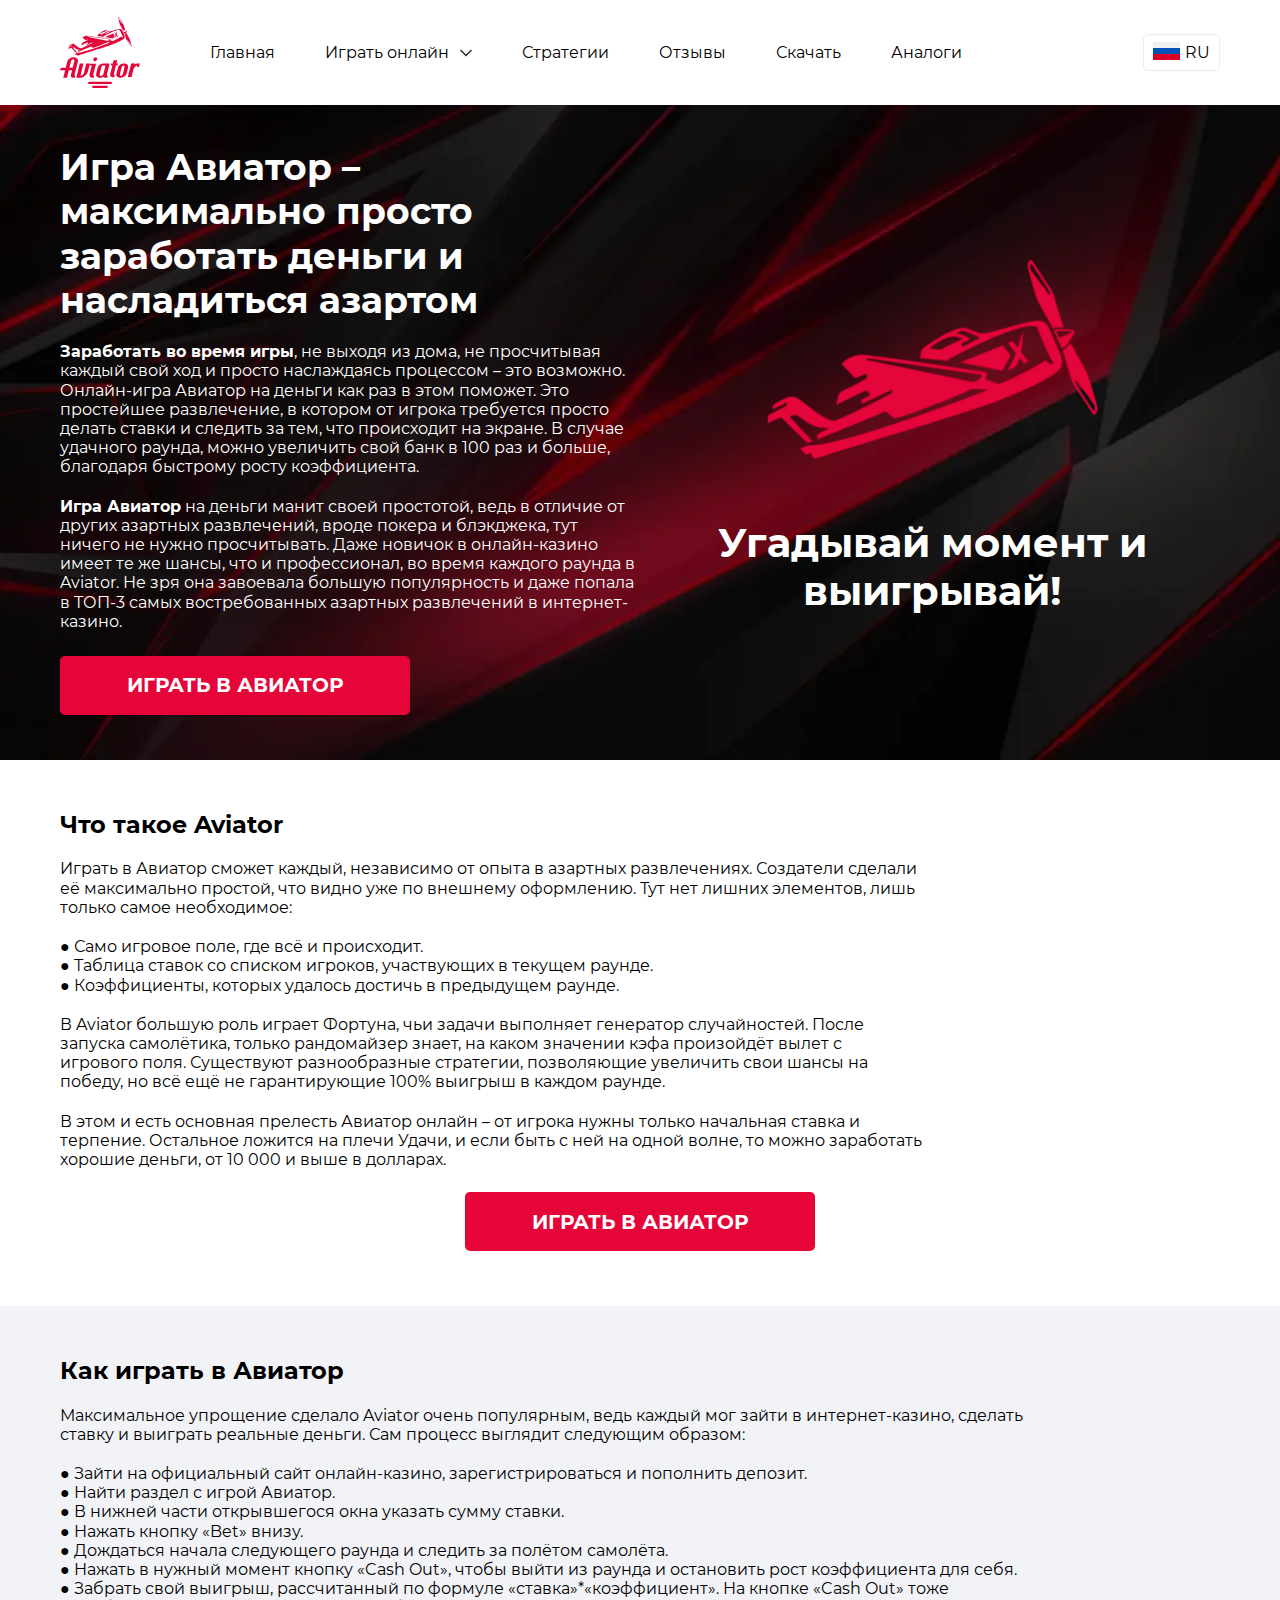
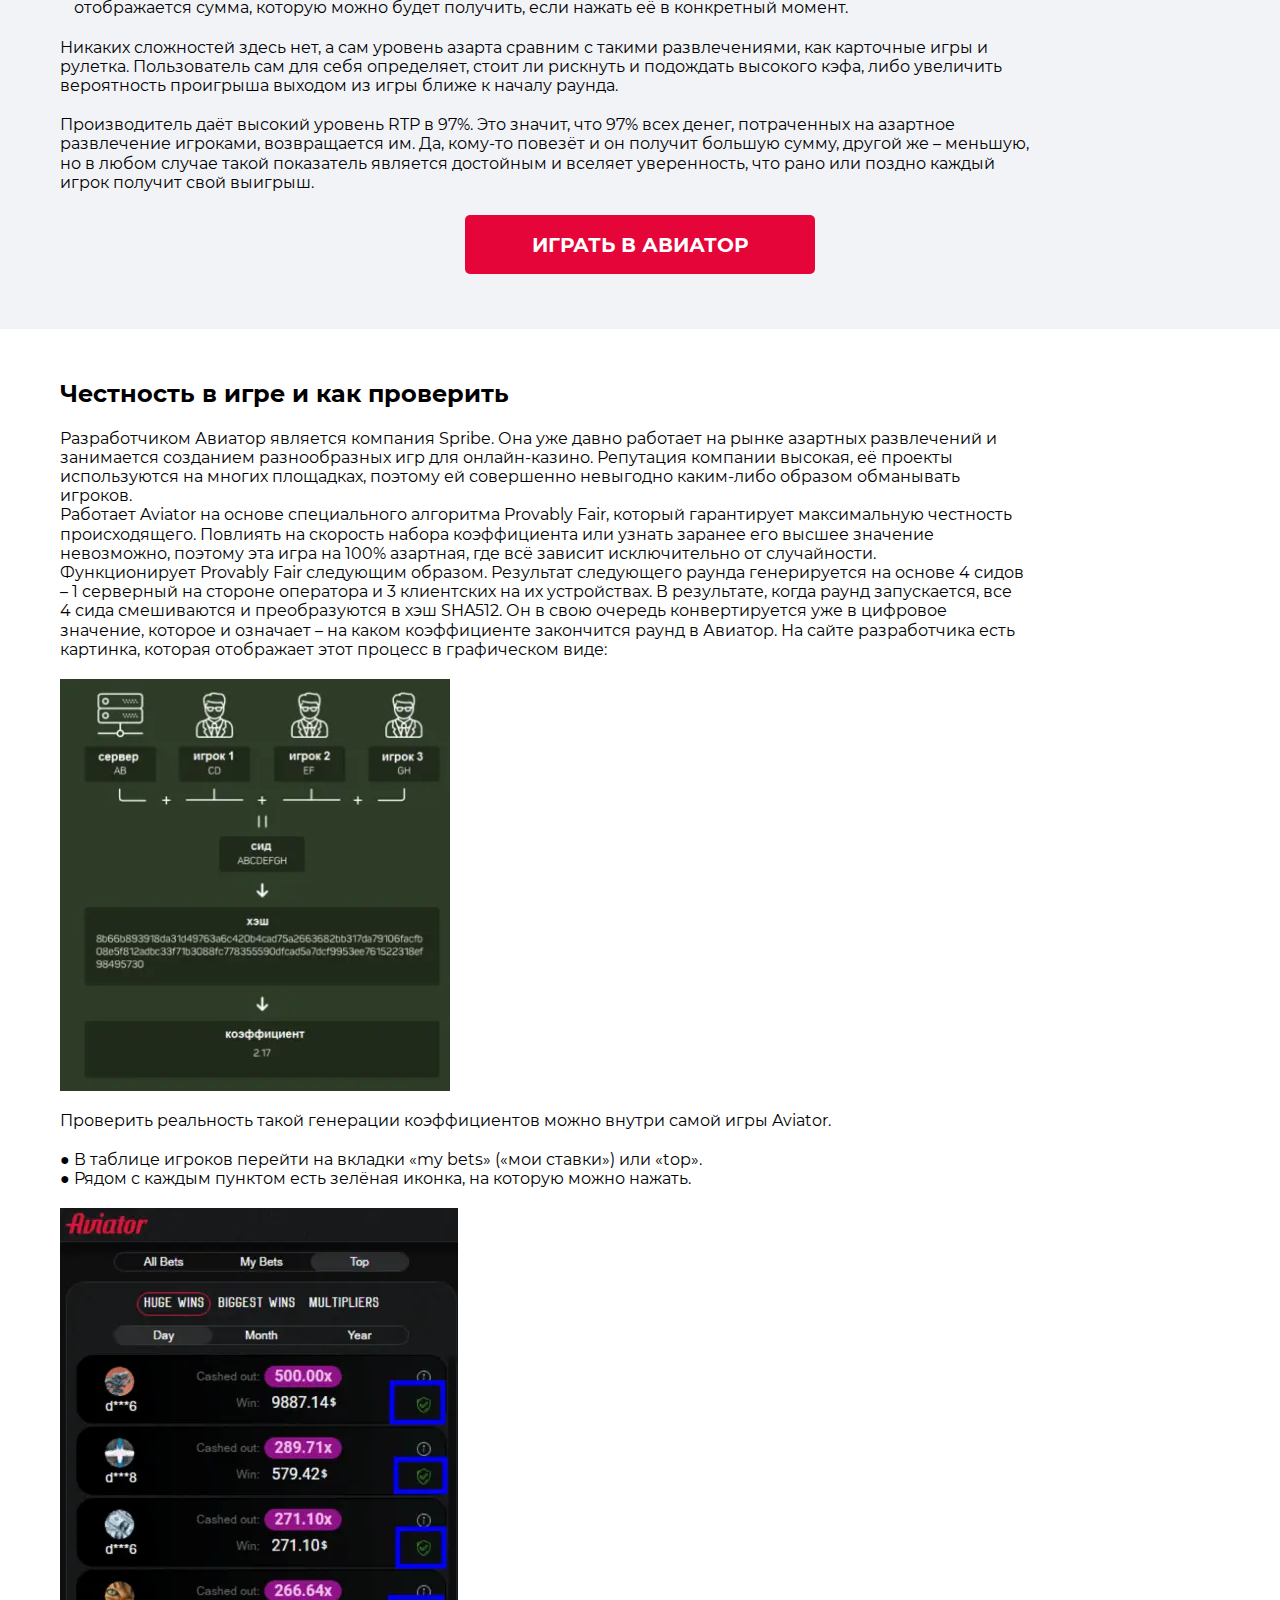
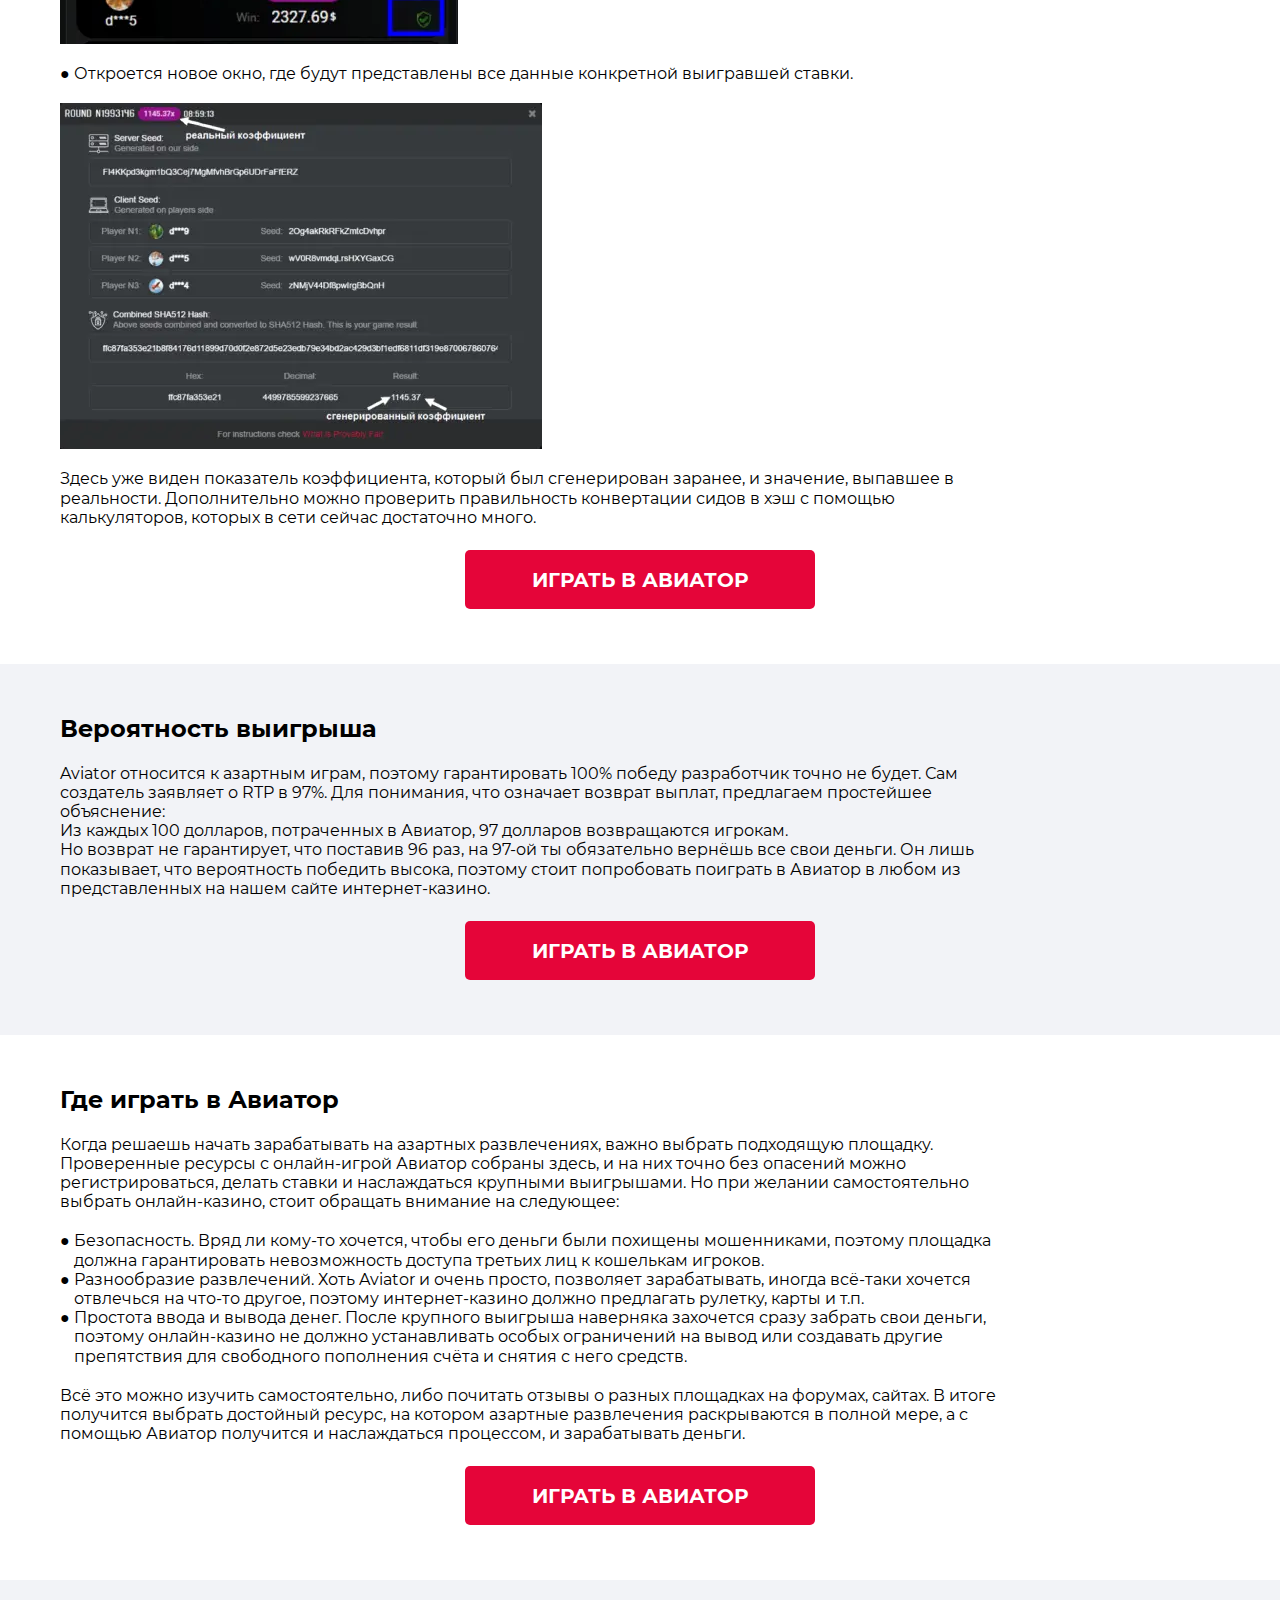
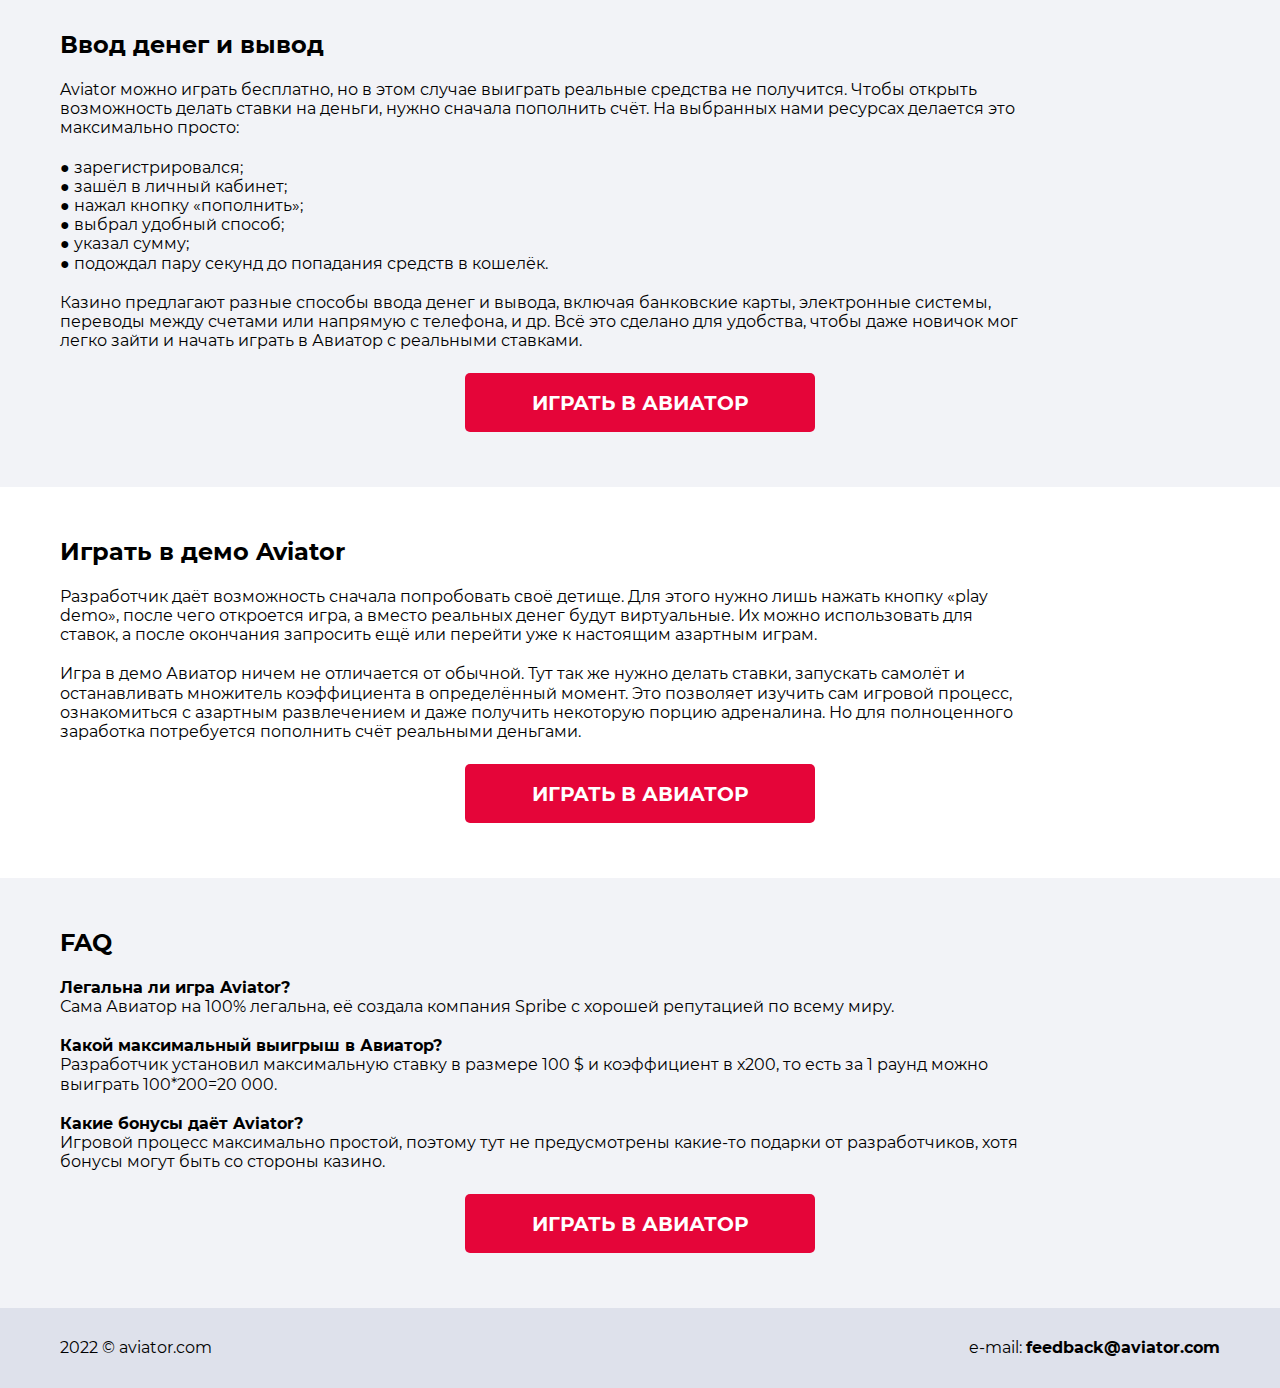
<file: index.html>
<!DOCTYPE html> <html lang="ru">

<head>
    <meta charset="UTF-8">
    <meta name="viewport" content="width=device-width, initial-scale=1.0">
    <meta name="description" content="">
    <meta name="keywords" content="">
    <link rel="stylesheet" href="css/style.min.css">
    <title>Главная</title>
</head>


<body>
    <div class="wrapper">
        <header class="header">
            <div class="container">
    <div class="header__inner">
        <a href="" class="header__logo">
            <img width="80" height="71" src="img/logo.svg" alt="">
        </a>
        <div class="header__mob">
            <nav class="nav">
                <a href="" class="nav__link nav__link--active">Главная</a>
                <div class="nav__link">
                    <div class="nav__link-show">
                        <span>Играть онлайн</span>
                        <svg width="12" height="8" viewBox="0 0 12 8" fill="none" xmlns="http://www.w3.org/2000/svg">
                            <path d="M1 1.5L6 6.5L11 1.5" stroke="#35353E" stroke-width="1.7" stroke-linecap="round" stroke-linejoin="round"></path>
                        </svg>
                    </div>
                    <div class="nav__link-hidden dropdown__wrap">
                        <div class="dropdown">
                            <a href="" class="nav__item"> играть в казино 1</a>
                            <a href="" class="nav__item"> играть в казино 2</a>
                            <a href="" class="nav__item"> играть в казино 3</a>
                        </div>
                    </div>
                    <div class="nav__bg"></div>
                </div>
                <a href="" class="nav__link">Стратегии</a>
                <a href="" class="nav__link">Отзывы</a>
                <a href="" class="nav__link">Скачать</a>
                <a href="" class="nav__link">Аналоги</a>
            </nav>
            <div class="header__lang">
                <div class="header__lang-show">
                    <i class="header__lang-icon">
    <img width="27" height="18" src="img/flag.svg" alt="">
</i>
<span>RU</span>

                </div>
                <div class="header__lang-hidden">
                    <div class="header__lang-items">
                        <a href="" class="header__lang-item">
                            <i class="header__lang-icon">
    <img width="27" height="18" src="img/flag.svg" alt="">
</i>
<span>RU</span>

                        </a>
                        <a href="" class="header__lang-item">
                            <i class="header__lang-icon">
    <img width="27" height="18" src="img/flag.svg" alt="">
</i>
<span>RU</span>

                        </a>
                        <a href="" class="header__lang-item">
                            <i class="header__lang-icon">
    <img width="27" height="18" src="img/flag.svg" alt="">
</i>
<span>RU</span>

                        </a>
                        <a href="" class="header__lang-item">
                            <i class="header__lang-icon">
    <img width="27" height="18" src="img/flag.svg" alt="">
</i>
<span>RU</span>

                        </a>
                        <a href="" class="header__lang-item">
                            <i class="header__lang-icon">
    <img width="27" height="18" src="img/flag.svg" alt="">
</i>
<span>RU</span>

                        </a>
                        <a href="" class="header__lang-item">
                            <i class="header__lang-icon">
    <img width="27" height="18" src="img/flag.svg" alt="">
</i>
<span>RU</span>

                        </a>
                        <a href="" class="header__lang-item">
                            <i class="header__lang-icon">
    <img width="27" height="18" src="img/flag.svg" alt="">
</i>
<span>RU</span>

                        </a>
                        <a href="" class="header__lang-item">
                            <i class="header__lang-icon">
    <img width="27" height="18" src="img/flag.svg" alt="">
</i>
<span>RU</span>

                        </a>
                        <a href="" class="header__lang-item">
                            <i class="header__lang-icon">
    <img width="27" height="18" src="img/flag.svg" alt="">
</i>
<span>RU</span>

                        </a>
                        <a href="" class="header__lang-item">
                            <i class="header__lang-icon">
    <img width="27" height="18" src="img/flag.svg" alt="">
</i>
<span>RU</span>

                        </a>
                        <a href="" class="header__lang-item">
                            <i class="header__lang-icon">
    <img width="27" height="18" src="img/flag.svg" alt="">
</i>
<span>RU</span>

                        </a>
                        <a href="" class="header__lang-item">
                            <i class="header__lang-icon">
    <img width="27" height="18" src="img/flag.svg" alt="">
</i>
<span>RU</span>

                        </a>
                        <a href="" class="header__lang-item">
                            <i class="header__lang-icon">
    <img width="27" height="18" src="img/flag.svg" alt="">
</i>
<span>RU</span>

                        </a>
                        <a href="" class="header__lang-item">
                            <i class="header__lang-icon">
    <img width="27" height="18" src="img/flag.svg" alt="">
</i>
<span>RU</span>

                        </a>
                        <a href="" class="header__lang-item">
                            <i class="header__lang-icon">
    <img width="27" height="18" src="img/flag.svg" alt="">
</i>
<span>RU</span>

                        </a>
                    </div>
                </div>
            </div>
            <div class="header__lang-bg"></div>
        </div>
        <button class="header__burger">
            <span></span>
            <span></span>
            <span></span>
        </button>
    </div>
</div>

        </header>
        <main class="content">

            <section class="main">
                <div class="container">
    <div class="main__inner">
        <div class="main__left">
            <h1 class="main__title display2">Игра Авиатор – максимально просто заработать деньги и насладиться азартом</h1>
            <div class="main__desc body-text">
                <p>
                    <strong>Заработать во время игры</strong>, не выходя из дома, не просчитывая каждый свой ход и просто наслаждаясь процессом – это возможно. Онлайн-игра Авиатор на деньги как раз в этом поможет. Это простейшее развлечение, в котором от игрока требуется просто делать ставки и следить за тем, что происходит на экране. В случае удачного раунда, можно увеличить свой банк в 100 раз и больше, благодаря быстрому росту коэффициента.
                </p>
                <p>
                    <strong>Игра Авиатор</strong> на деньги манит своей простотой, ведь в отличие от других азартных развлечений, вроде покера и блэкджека, тут ничего не нужно просчитывать. Даже новичок в онлайн-казино имеет те же шансы, что и профессионал, во время каждого раунда в Aviator. Не зря она завоевала большую популярность и даже попала в ТОП-3 самых востребованных азартных развлечений в интернет-казино.
                </p>
            </div>
            <a href="" class="main__btn mbtn mbtn-accent">играть в авиатор</a>
        </div>
        <div class="main__right">
            <img width="361.28" height="230.88" src="img/plane.webp" alt="" class="main__img">
            <div class="main__title2 display1">Угадывай момент <br> и выигрывай!</div>
        </div>
    </div>
</div>

            </section>

            <section class="what">
                <div class="container">
                    <div class="what__inner">
                        <h2 class="what__title display3">Что такое Aviator</h2>
                        <div class="what__desc body-text">
                            <p>Играть в Авиатор сможет каждый, независимо от опыта в азартных развлечениях. Создатели сделали её максимально простой, что видно уже по внешнему оформлению. Тут нет лишних элементов, лишь только самое необходимое:</p>
                            <ul>
                                <li>Само игровое поле, где всё и происходит.</li>
                                <li>Таблица ставок со списком игроков, участвующих в текущем раунде.</li>
                                <li>Коэффициенты, которых удалось достичь в предыдущем раунде.</li>
                            </ul>
                            <p>В Aviator большую роль играет Фортуна, чьи задачи выполняет генератор случайностей. После запуска самолётика, только рандомайзер знает, на каком значении кэфа произойдёт вылет с игрового поля. Существуют разнообразные стратегии, позволяющие увеличить свои шансы на победу, но всё ещё не гарантирующие 100% выигрыш в каждом раунде.</p>
                            <p>В этом и есть основная прелесть Авиатор онлайн – от игрока нужны только начальная ставка и терпение. Остальное ложится на плечи Удачи, и если быть с ней на одной волне, то можно заработать хорошие деньги, от 10 000 и выше в долларах.</p>
                        </div>
                        <a href="" class="what__btn mbtn mbtn-accent">играть в авиатор</a>
                    </div>
                </div>
            </section>

            <section class="what how">
                <div class="container">
                    <div class="what__inner">
                        <h2 class="what__title display3">Как играть в Авиатор</h2>
                        <div class="what__desc body-text">
                            <p>Максимальное упрощение сделало Aviator очень популярным, ведь каждый мог зайти в интернет-казино, сделать ставку и выиграть реальные деньги. Сам процесс выглядит следующим образом:</p>
                            <ul>
                                <li>Зайти на официальный сайт онлайн-казино, зарегистрироваться и пополнить депозит.</li>
                                <li>Найти раздел с игрой Авиатор.</li>
                                <li>В нижней части открывшегося окна указать сумму ставки.</li>
                                <li>Нажать кнопку «Bet» внизу.</li>
                                <li>Дождаться начала следующего раунда и следить за полётом самолёта.</li>
                                <li>Нажать в нужный момент кнопку «Cash Out», чтобы выйти из раунда и остановить рост коэффициента для себя.</li>
                                <li>Забрать свой выигрыш, рассчитанный по формуле «ставка»*«коэффициент». На кнопке «Cash Out» тоже отображается сумма, которую можно будет получить, если нажать её в конкретный момент.</li>
                            </ul>
                            <p>Никаких сложностей здесь нет, а сам уровень азарта сравним с такими развлечениями, как карточные игры и рулетка. Пользователь сам для себя определяет, стоит ли рискнуть и подождать высокого кэфа, либо увеличить вероятность проигрыша выходом из игры ближе к началу раунда.</p>
                            <p>Производитель даёт высокий уровень RTP в 97%. Это значит, что 97% всех денег, потраченных на азартное развлечение игроками, возвращается им. Да, кому-то повезёт и он получит большую сумму, другой же – меньшую, но в любом случае такой показатель является достойным и вселяет уверенность, что рано или поздно каждый игрок получит свой выигрыш.</p>
                        </div>
                        <a href="" class="what__btn mbtn mbtn-accent">играть в авиатор</a>
                    </div>
                </div>
            </section>

            <section class="what honest">
                <div class="container">
                    <div class="what__inner">
                        <h2 class="what__title display3">Честность в игре и как проверить</h2>
                        <div class="what__desc body-text">
                            <p>
                                Разработчиком Авиатор является компания Spribe. Она уже давно работает на рынке азартных развлечений и занимается созданием разнообразных игр для онлайн-казино. Репутация компании высокая, её проекты используются на многих площадках, поэтому ей совершенно невыгодно каким-либо образом обманывать игроков.
                                <br>
                                Работает Aviator на основе специального алгоритма Provably Fair, который гарантирует максимальную честность происходящего. Повлиять на скорость набора коэффициента или узнать заранее его высшее значение невозможно, поэтому эта игра на 100% азартная, где всё зависит исключительно от случайности.
                                <br>
                                Функционирует Provably Fair следующим образом. Результат следующего раунда генерируется на основе 4 сидов – 1 серверный на стороне оператора и 3 клиентских на их устройствах. В результате, когда раунд запускается, все 4 сида смешиваются и преобразуются в хэш SHA512. Он в свою очередь конвертируется уже в цифровое значение, которое и означает – на каком коэффициенте закончится раунд в Авиатор. На сайте разработчика есть картинка, которая отображает этот процесс в графическом виде:
                            </p>
                            <img width="390" height="419" src="img/article.webp" alt="">
                            <p>Проверить реальность такой генерации коэффициентов можно внутри самой игры Aviator.</p>
                            <ul>
                                <li>В таблице игроков перейти на вкладки «my bets» («мои ставки») или «top».</li>
                                <li>Рядом с каждым пунктом есть зелёная иконка, на которую можно нажать.</li>
                            </ul>
                            <img width="398" height="436" src="img/article2.webp" alt="">
                            <ul>
                                <li>Откроется новое окно, где будут представлены все данные конкретной выигравшей ставки.</li>
                            </ul>
                            <img width="482" height="346" src="img/article3.webp" alt="">
                            <p>Здесь уже виден показатель коэффициента, который был сгенерирован заранее, и значение, выпавшее в реальности. Дополнительно можно проверить правильность конвертации сидов в хэш с помощью калькуляторов, которых в сети сейчас достаточно много.</p>
                        </div>
                        <a href="" class="what__btn mbtn mbtn-accent">играть в авиатор</a>
                    </div>
                </div>
            </section>

            <section class="what how">
                <div class="container">
                    <div class="what__inner">
                        <h2 class="what__title display3">Вероятность выигрыша</h2>
                        <div class="what__desc body-text">
                            <p>
                                Aviator относится к азартным играм, поэтому гарантировать 100% победу разработчик точно не будет. Сам создатель заявляет о RTP в 97%. Для понимания, что означает возврат выплат, предлагаем простейшее объяснение:
                                <br>
                                Из каждых 100 долларов, потраченных в Авиатор, 97 долларов возвращаются игрокам. <br>
                                Но возврат не гарантирует, что поставив 96 раз, на 97-ой ты обязательно вернёшь все свои деньги. Он лишь показывает, что вероятность победить высока, поэтому стоит попробовать поиграть в Авиатор в любом из представленных на нашем сайте интернет-казино.
                            </p>
                        </div>
                        <a href="" class="what__btn mbtn mbtn-accent">играть в авиатор</a>
                    </div>
                </div>
            </section>

            <section class="what where">
                <div class="container">
                    <div class="what__inner">
                        <h2 class="what__title display3">Где играть в Авиатор</h2>
                        <div class="what__desc body-text">
                            <p>Когда решаешь начать зарабатывать на азартных развлечениях, важно выбрать подходящую площадку. Проверенные ресурсы с онлайн-игрой Авиатор собраны здесь, и на них точно без опасений можно регистрироваться, делать ставки и наслаждаться крупными выигрышами. Но при желании самостоятельно выбрать онлайн-казино, стоит обращать внимание на следующее:</p>
                            <ul>
                                <li>Безопасность. Вряд ли кому-то хочется, чтобы его деньги были похищены мошенниками, поэтому площадка должна гарантировать невозможность доступа третьих лиц к кошелькам игроков.</li>
                                <li>Разнообразие развлечений. Хоть Aviator и очень просто, позволяет зарабатывать, иногда всё-таки хочется отвлечься на что-то другое, поэтому интернет-казино должно предлагать рулетку, карты и т.п.</li>
                                <li>Простота ввода и вывода денег. После крупного выигрыша наверняка захочется сразу забрать свои деньги, поэтому онлайн-казино не должно устанавливать особых ограничений на вывод или создавать другие препятствия для свободного пополнения счёта и снятия с него средств.</li>
                            </ul>
                            <p>Всё это можно изучить самостоятельно, либо почитать отзывы о разных площадках на форумах, сайтах. В итоге получится выбрать достойный ресурс, на котором азартные развлечения раскрываются в полной мере, а с помощью Авиатор получится и наслаждаться процессом, и зарабатывать деньги.</p>
                        </div>
                        <a href="" class="what__btn mbtn mbtn-accent">играть в авиатор</a>
                    </div>
                </div>
            </section>

            <section class="what how">
                <div class="container">
                    <div class="what__inner">
                        <h2 class="what__title display3">Ввод денег и вывод</h2>
                        <div class="what__desc body-text">
                            <p>Aviator можно играть бесплатно, но в этом случае выиграть реальные средства не получится. Чтобы открыть возможность делать ставки на деньги, нужно сначала пополнить счёт. На выбранных нами ресурсах делается это максимально просто:</p>
                            <ul>
                                <li>зарегистрировался;</li>
                                <li>зашёл в личный кабинет;</li>
                                <li>нажал кнопку «пополнить»;</li>
                                <li>выбрал удобный способ;</li>
                                <li>указал сумму;</li>
                                <li>подождал пару секунд до попадания средств в кошелёк.</li>
                            </ul>
                            <p>Казино предлагают разные способы ввода денег и вывода, включая банковские карты, электронные системы, переводы между счетами или напрямую с телефона, и др. Всё это сделано для удобства, чтобы даже новичок мог легко зайти и начать играть в Авиатор с реальными ставками.</p>
                        </div>
                        <a href="" class="what__btn mbtn mbtn-accent">играть в авиатор</a>
                    </div>
                </div>
            </section>

            <section class="what where">
                <div class="container">
                    <div class="what__inner">
                        <h2 class="what__title display3">Играть в демо Aviator</h2>
                        <div class="what__desc body-text">
                            <p>Разработчик даёт возможность сначала попробовать своё детище. Для этого нужно лишь нажать кнопку «play demo», после чего откроется игра, а вместо реальных денег будут виртуальные. Их можно использовать для ставок, а после окончания запросить ещё или перейти уже к настоящим азартным играм.</p>
                            <p>Игра в демо Авиатор ничем не отличается от обычной. Тут так же нужно делать ставки, запускать самолёт и останавливать множитель коэффициента в определённый момент. Это позволяет изучить сам игровой процесс, ознакомиться с азартным развлечением и даже получить некоторую порцию адреналина. Но для полноценного заработка потребуется пополнить счёт реальными деньгами.</p>
                        </div>
                        <a href="" class="what__btn mbtn mbtn-accent">играть в авиатор</a>
                    </div>
                </div>
            </section>

            <section class="what how">
                <div class="container">
                    <div class="what__inner">
                        <h2 class="what__title display3">FAQ</h2>
                        <div class="what__desc body-text">
                            <p>
                                <strong>Легальна ли игра Aviator?</strong> <br>
                                Сама Авиатор на 100% легальна, её создала компания Spribe с хорошей репутацией по всему миру.
                            </p>
                            <p>
                                <strong>Какой максимальный выигрыш в Авиатор?</strong> <br>
                                Разработчик установил максимальную ставку в размере 100 $ и коэффициент в х200, то есть за 1 раунд можно
                                выиграть 100*200=20 000.
                            </p>
                            <p>
                                <strong>Какие бонусы даёт Aviator?</strong> <br>
                                Игровой процесс максимально простой, поэтому тут не предусмотрены какие-то подарки от разработчиков, хотя бонусы могут быть со стороны казино.
                            </p>
                        </div>
                        <a href="" class="what__btn mbtn mbtn-accent">играть в авиатор</a>

                    </div>
                </div>
            </section>

        </main>
        <footer class="footer">
            <div class="container">
    <div class="footer__inner">
        <div class="footer__c body-text">2022 © aviator.com </div>
        <div class="footer__email body-text">
            <span>e-mail:</span>
            <a href="mailto:feedback@aviator.com">feedback@aviator.com</a>
        </div>
    </div>
</div>

        </footer>
    </div>

    <script src="js/main.min.js"></script>

</body>

</html>
</file>
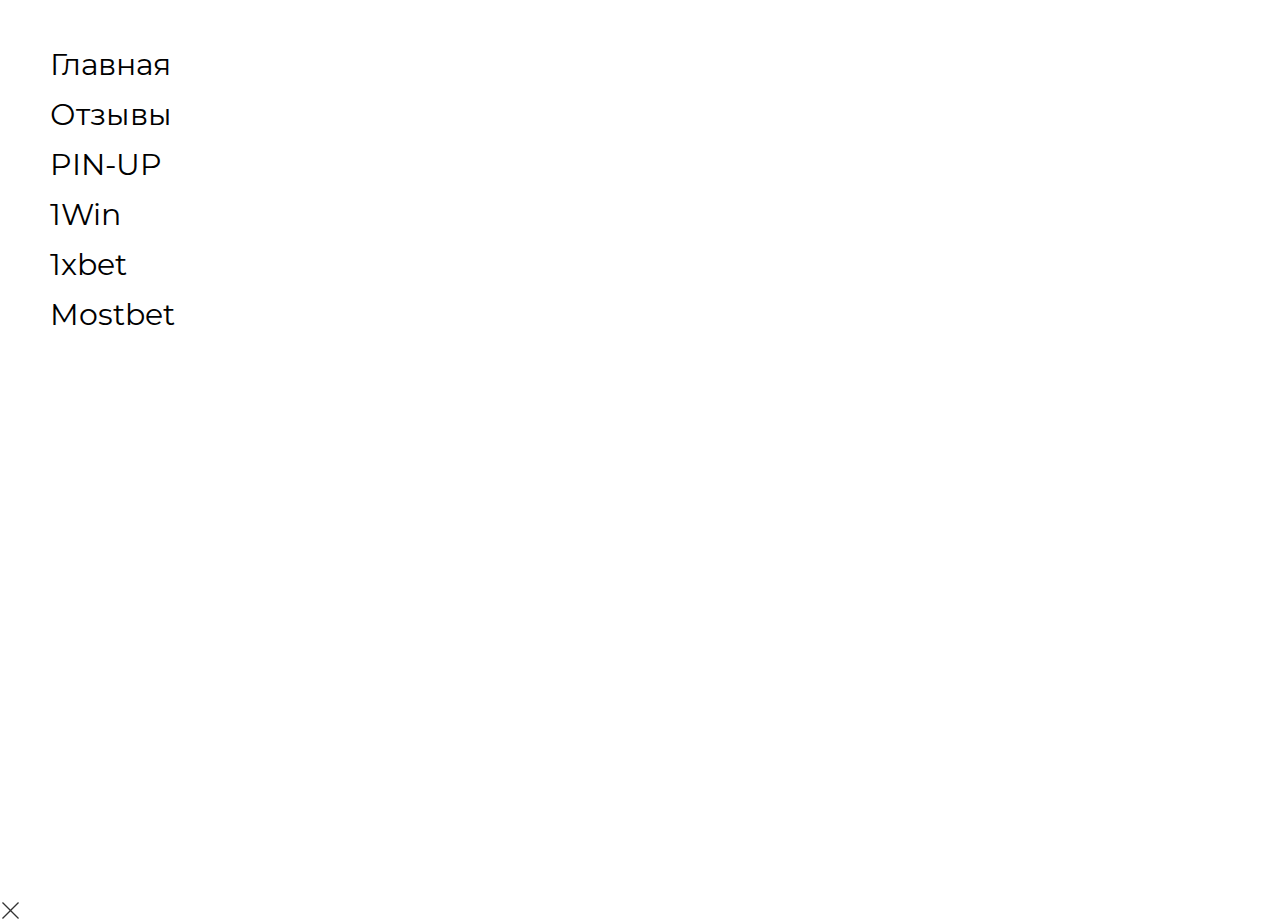
<file: nav.html>
<!DOCTYPE html> <html lang="ru">

<head>
    <meta charset="UTF-8">
    <meta name="viewport" content="width=device-width, initial-scale=1.0">
    <meta name="description" content="">
    <meta name="keywords" content="">
    <link rel="stylesheet" href="css/style.min.css">
    <title>Главная</title>
</head>



<style>
    .wrapper a {
        font-size: 30px;
        text-transform: capitalize;
    }

    .wrapper button {
        margin-bottom: 25px;
        width: 300px;
        height: 45px;
    }
</style>

<body>

    <div class="wrapper" style="padding: 50px;">
        <a href="index.html" style="display: block; margin-bottom: 20px;">
            Главная
        </a>
        <a href="testomotional.html" style="display: block; margin-bottom: 20px;">
            Отзывы
        </a>
        <a href="testomotional2.html" style="display: block; margin-bottom: 20px;">
            PIN-UP
        </a>
        <a href="testomotional3.html" style="display: block; margin-bottom: 20px;">
            1Win
        </a>
        <a href="testomotional4.html" style="display: block; margin-bottom: 20px;">
            1xbet
        </a>
        <a href="testomotional5.html" style="display: block; margin-bottom: 20px;">
            Mostbet
        </a>



    </div>

    <div class="modal" id="quickOrder" aria-hidden="true">
    <div class="modal-dialog">
        <button type="button" class="modal__close" data-bs-dismiss="modal" aria-label="Close">
            <svg width="20" height="20" viewBox="0 0 20 20" fill="none" xmlns="http://www.w3.org/2000/svg">
                <path fill-rule="evenodd" clip-rule="evenodd" d="M9.55401 10.5L2 2.94599L2.94599 2L10.5 9.55401L18.054 2L19 2.94599L11.446 10.5L19 18.054L18.054 19L10.5 11.446L2.94599 19L2 18.054L9.55401 10.5Z" fill="#333333"/>
            </svg>
        </button>



    </div>
</div>


<!-- <div class="modal-backdrop show"></div> -->
    <!--  -->
    <script src="js/main.min.js"></script>

</body>

</html>
</file>
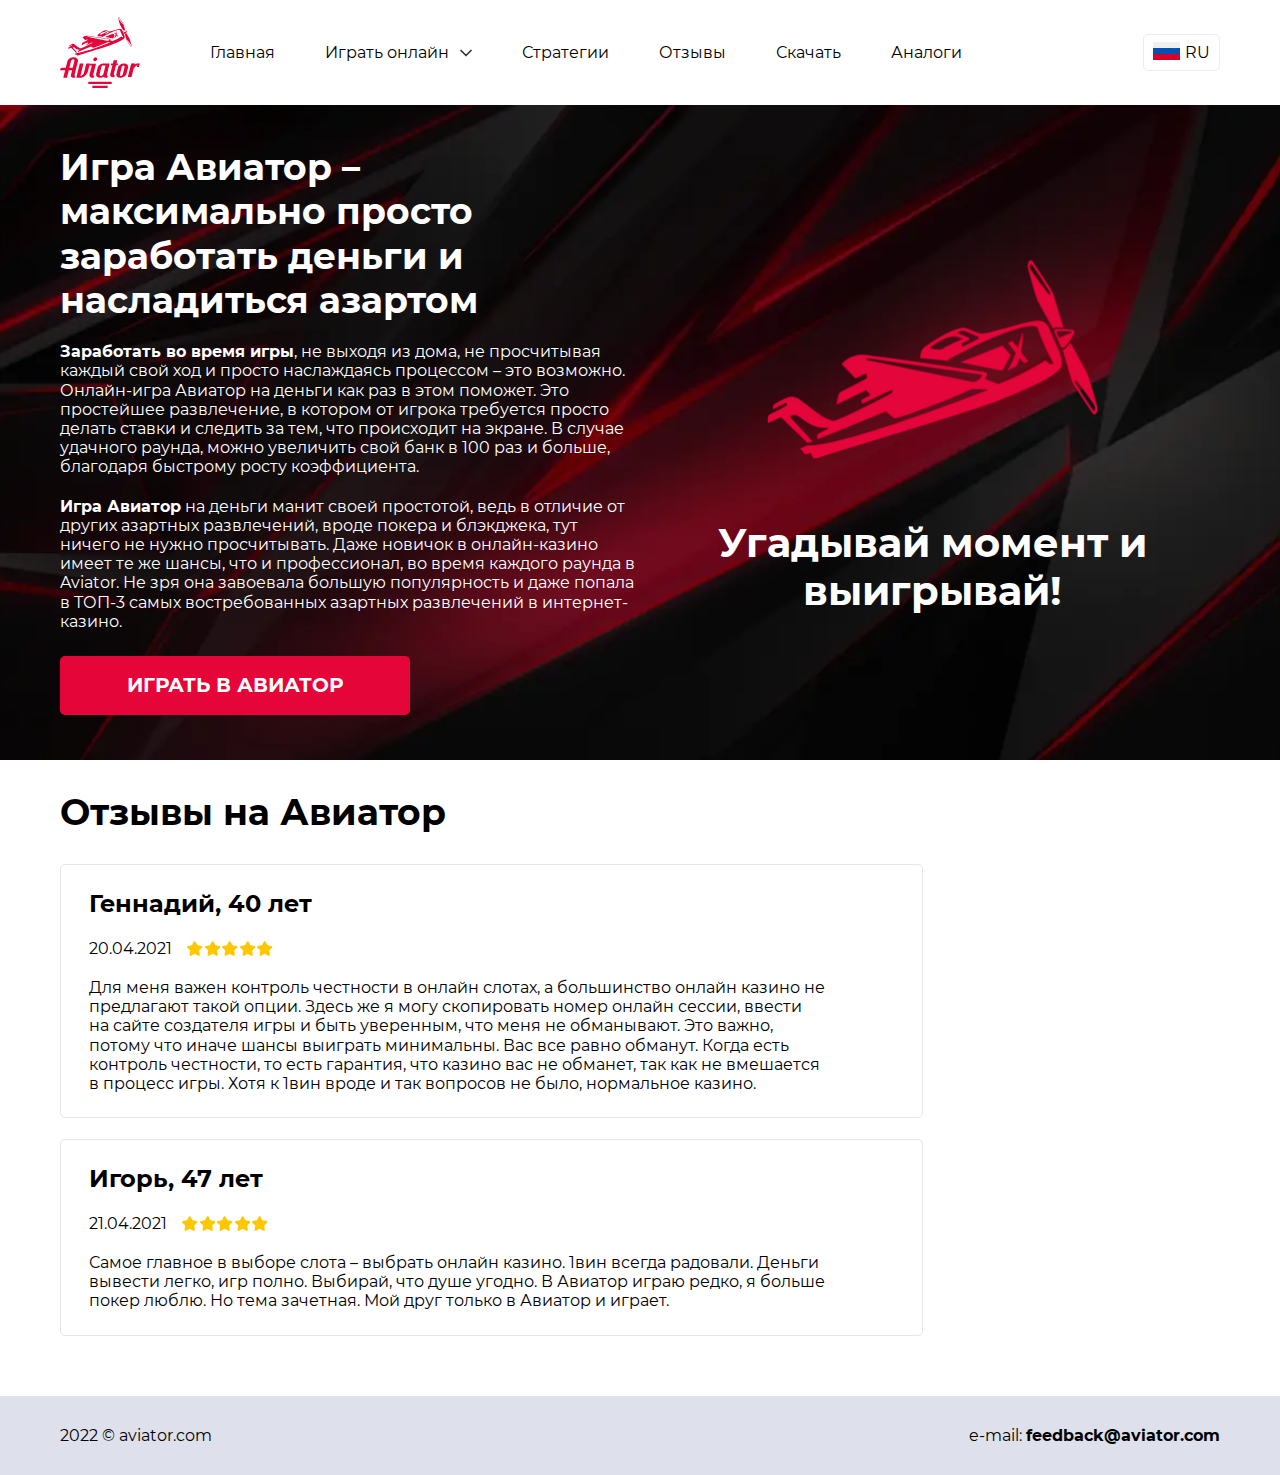
<file: testomotional.html>
<!DOCTYPE html> <html lang="ru">

<head>
    <meta charset="UTF-8">
    <meta name="viewport" content="width=device-width, initial-scale=1.0">
    <meta name="description" content="">
    <meta name="keywords" content="">
    <link rel="stylesheet" href="css/style.min.css">
    <title>Главная</title>
</head>


<body>
    <div class="wrapper">
        <header class="header">
            <div class="container">
    <div class="header__inner">
        <a href="" class="header__logo">
            <img width="80" height="71" src="img/logo.svg" alt="">
        </a>
        <div class="header__mob">
            <nav class="nav">
                <a href="" class="nav__link nav__link--active">Главная</a>
                <div class="nav__link">
                    <div class="nav__link-show">
                        <span>Играть онлайн</span>
                        <svg width="12" height="8" viewBox="0 0 12 8" fill="none" xmlns="http://www.w3.org/2000/svg">
                            <path d="M1 1.5L6 6.5L11 1.5" stroke="#35353E" stroke-width="1.7" stroke-linecap="round" stroke-linejoin="round"></path>
                        </svg>
                    </div>
                    <div class="nav__link-hidden dropdown__wrap">
                        <div class="dropdown">
                            <a href="" class="nav__item"> играть в казино 1</a>
                            <a href="" class="nav__item"> играть в казино 2</a>
                            <a href="" class="nav__item"> играть в казино 3</a>
                        </div>
                    </div>
                    <div class="nav__bg"></div>
                </div>
                <a href="" class="nav__link">Стратегии</a>
                <a href="" class="nav__link">Отзывы</a>
                <a href="" class="nav__link">Скачать</a>
                <a href="" class="nav__link">Аналоги</a>
            </nav>
            <div class="header__lang">
                <div class="header__lang-show">
                    <i class="header__lang-icon">
    <img width="27" height="18" src="img/flag.svg" alt="">
</i>
<span>RU</span>

                </div>
                <div class="header__lang-hidden">
                    <div class="header__lang-items">
                        <a href="" class="header__lang-item">
                            <i class="header__lang-icon">
    <img width="27" height="18" src="img/flag.svg" alt="">
</i>
<span>RU</span>

                        </a>
                        <a href="" class="header__lang-item">
                            <i class="header__lang-icon">
    <img width="27" height="18" src="img/flag.svg" alt="">
</i>
<span>RU</span>

                        </a>
                        <a href="" class="header__lang-item">
                            <i class="header__lang-icon">
    <img width="27" height="18" src="img/flag.svg" alt="">
</i>
<span>RU</span>

                        </a>
                        <a href="" class="header__lang-item">
                            <i class="header__lang-icon">
    <img width="27" height="18" src="img/flag.svg" alt="">
</i>
<span>RU</span>

                        </a>
                        <a href="" class="header__lang-item">
                            <i class="header__lang-icon">
    <img width="27" height="18" src="img/flag.svg" alt="">
</i>
<span>RU</span>

                        </a>
                        <a href="" class="header__lang-item">
                            <i class="header__lang-icon">
    <img width="27" height="18" src="img/flag.svg" alt="">
</i>
<span>RU</span>

                        </a>
                        <a href="" class="header__lang-item">
                            <i class="header__lang-icon">
    <img width="27" height="18" src="img/flag.svg" alt="">
</i>
<span>RU</span>

                        </a>
                        <a href="" class="header__lang-item">
                            <i class="header__lang-icon">
    <img width="27" height="18" src="img/flag.svg" alt="">
</i>
<span>RU</span>

                        </a>
                        <a href="" class="header__lang-item">
                            <i class="header__lang-icon">
    <img width="27" height="18" src="img/flag.svg" alt="">
</i>
<span>RU</span>

                        </a>
                        <a href="" class="header__lang-item">
                            <i class="header__lang-icon">
    <img width="27" height="18" src="img/flag.svg" alt="">
</i>
<span>RU</span>

                        </a>
                        <a href="" class="header__lang-item">
                            <i class="header__lang-icon">
    <img width="27" height="18" src="img/flag.svg" alt="">
</i>
<span>RU</span>

                        </a>
                        <a href="" class="header__lang-item">
                            <i class="header__lang-icon">
    <img width="27" height="18" src="img/flag.svg" alt="">
</i>
<span>RU</span>

                        </a>
                        <a href="" class="header__lang-item">
                            <i class="header__lang-icon">
    <img width="27" height="18" src="img/flag.svg" alt="">
</i>
<span>RU</span>

                        </a>
                        <a href="" class="header__lang-item">
                            <i class="header__lang-icon">
    <img width="27" height="18" src="img/flag.svg" alt="">
</i>
<span>RU</span>

                        </a>
                        <a href="" class="header__lang-item">
                            <i class="header__lang-icon">
    <img width="27" height="18" src="img/flag.svg" alt="">
</i>
<span>RU</span>

                        </a>
                    </div>
                </div>
            </div>
            <div class="header__lang-bg"></div>
        </div>
        <button class="header__burger">
            <span></span>
            <span></span>
            <span></span>
        </button>
    </div>
</div>

        </header>
        <main class="content">

            <section class="main">
                <div class="container">
    <div class="main__inner">
        <div class="main__left">
            <h1 class="main__title display2">Игра Авиатор – максимально просто заработать деньги и насладиться азартом</h1>
            <div class="main__desc body-text">
                <p>
                    <strong>Заработать во время игры</strong>, не выходя из дома, не просчитывая каждый свой ход и просто наслаждаясь процессом – это возможно. Онлайн-игра Авиатор на деньги как раз в этом поможет. Это простейшее развлечение, в котором от игрока требуется просто делать ставки и следить за тем, что происходит на экране. В случае удачного раунда, можно увеличить свой банк в 100 раз и больше, благодаря быстрому росту коэффициента.
                </p>
                <p>
                    <strong>Игра Авиатор</strong> на деньги манит своей простотой, ведь в отличие от других азартных развлечений, вроде покера и блэкджека, тут ничего не нужно просчитывать. Даже новичок в онлайн-казино имеет те же шансы, что и профессионал, во время каждого раунда в Aviator. Не зря она завоевала большую популярность и даже попала в ТОП-3 самых востребованных азартных развлечений в интернет-казино.
                </p>
            </div>
            <a href="" class="main__btn mbtn mbtn-accent">играть в авиатор</a>
        </div>
        <div class="main__right">
            <img width="361.28" height="230.88" src="img/plane.webp" alt="" class="main__img">
            <div class="main__title2 display1">Угадывай момент <br> и выигрывай!</div>
        </div>
    </div>
</div>

            </section>

            <section class="feedback">
                <div class="container">
    <div class="feedback__inner">
        <h2 class="feedback__title display2">Отзывы на Авиатор</h2>
        <div class="feedback__items">
            <div class="feedback-card">
                <div class="feedback-card__name display3">Геннадий, 40 лет</div>
                <div class="feedback-card__info">
                    <div class="feedback-card__date body-text">20.04.2021</div>
                    <div class="feedback-card__rating">
                        <svg width="16" height="15" viewBox="0 0 16 15" fill="none" xmlns="http://www.w3.org/2000/svg">
                            <path d="M15.3236 5.65373C15.1989 5.27132 14.8682 4.9933 14.4697 4.93527L10.4334 4.34875L8.62974 0.704373C8.27261 -0.0162036 7.0923 -0.0162036 6.73517 0.704373L4.93154 4.34875L0.904742 4.93527C0.507412 4.9933 0.176709 5.27229 0.0520467 5.65487C-0.0726154 6.03631 0.0309725 6.45585 0.319365 6.73679L3.23993 9.58343L2.55096 13.5997C2.48336 13.9959 2.64612 14.3974 2.97147 14.6341C3.29796 14.8697 3.73015 14.9005 4.08517 14.7134L7.68205 12.8167L11.2895 14.7134C11.4438 14.7948 11.6129 14.835 11.7808 14.835C11.9995 14.835 12.2182 14.7662 12.4032 14.6343C12.7287 14.3965 12.8913 13.996 12.8237 13.5998L12.1358 9.58359L15.0564 6.73695C15.3448 6.45682 15.4482 6.03631 15.3236 5.65373Z" fill="#FFC700"/>
                        </svg>
                        <svg width="16" height="15" viewBox="0 0 16 15" fill="none" xmlns="http://www.w3.org/2000/svg">
                            <path d="M15.3236 5.65373C15.1989 5.27132 14.8682 4.9933 14.4697 4.93527L10.4334 4.34875L8.62974 0.704373C8.27261 -0.0162036 7.0923 -0.0162036 6.73517 0.704373L4.93154 4.34875L0.904742 4.93527C0.507412 4.9933 0.176709 5.27229 0.0520467 5.65487C-0.0726154 6.03631 0.0309725 6.45585 0.319365 6.73679L3.23993 9.58343L2.55096 13.5997C2.48336 13.9959 2.64612 14.3974 2.97147 14.6341C3.29796 14.8697 3.73015 14.9005 4.08517 14.7134L7.68205 12.8167L11.2895 14.7134C11.4438 14.7948 11.6129 14.835 11.7808 14.835C11.9995 14.835 12.2182 14.7662 12.4032 14.6343C12.7287 14.3965 12.8913 13.996 12.8237 13.5998L12.1358 9.58359L15.0564 6.73695C15.3448 6.45682 15.4482 6.03631 15.3236 5.65373Z" fill="#FFC700"/>
                        </svg>
                        <svg width="16" height="15" viewBox="0 0 16 15" fill="none" xmlns="http://www.w3.org/2000/svg">
                            <path d="M15.3236 5.65373C15.1989 5.27132 14.8682 4.9933 14.4697 4.93527L10.4334 4.34875L8.62974 0.704373C8.27261 -0.0162036 7.0923 -0.0162036 6.73517 0.704373L4.93154 4.34875L0.904742 4.93527C0.507412 4.9933 0.176709 5.27229 0.0520467 5.65487C-0.0726154 6.03631 0.0309725 6.45585 0.319365 6.73679L3.23993 9.58343L2.55096 13.5997C2.48336 13.9959 2.64612 14.3974 2.97147 14.6341C3.29796 14.8697 3.73015 14.9005 4.08517 14.7134L7.68205 12.8167L11.2895 14.7134C11.4438 14.7948 11.6129 14.835 11.7808 14.835C11.9995 14.835 12.2182 14.7662 12.4032 14.6343C12.7287 14.3965 12.8913 13.996 12.8237 13.5998L12.1358 9.58359L15.0564 6.73695C15.3448 6.45682 15.4482 6.03631 15.3236 5.65373Z" fill="#FFC700"/>
                        </svg>
                        <svg width="16" height="15" viewBox="0 0 16 15" fill="none" xmlns="http://www.w3.org/2000/svg">
                            <path d="M15.3236 5.65373C15.1989 5.27132 14.8682 4.9933 14.4697 4.93527L10.4334 4.34875L8.62974 0.704373C8.27261 -0.0162036 7.0923 -0.0162036 6.73517 0.704373L4.93154 4.34875L0.904742 4.93527C0.507412 4.9933 0.176709 5.27229 0.0520467 5.65487C-0.0726154 6.03631 0.0309725 6.45585 0.319365 6.73679L3.23993 9.58343L2.55096 13.5997C2.48336 13.9959 2.64612 14.3974 2.97147 14.6341C3.29796 14.8697 3.73015 14.9005 4.08517 14.7134L7.68205 12.8167L11.2895 14.7134C11.4438 14.7948 11.6129 14.835 11.7808 14.835C11.9995 14.835 12.2182 14.7662 12.4032 14.6343C12.7287 14.3965 12.8913 13.996 12.8237 13.5998L12.1358 9.58359L15.0564 6.73695C15.3448 6.45682 15.4482 6.03631 15.3236 5.65373Z" fill="#FFC700"/>
                        </svg>
                        <svg width="16" height="15" viewBox="0 0 16 15" fill="none" xmlns="http://www.w3.org/2000/svg">
                            <path d="M15.3236 5.65373C15.1989 5.27132 14.8682 4.9933 14.4697 4.93527L10.4334 4.34875L8.62974 0.704373C8.27261 -0.0162036 7.0923 -0.0162036 6.73517 0.704373L4.93154 4.34875L0.904742 4.93527C0.507412 4.9933 0.176709 5.27229 0.0520467 5.65487C-0.0726154 6.03631 0.0309725 6.45585 0.319365 6.73679L3.23993 9.58343L2.55096 13.5997C2.48336 13.9959 2.64612 14.3974 2.97147 14.6341C3.29796 14.8697 3.73015 14.9005 4.08517 14.7134L7.68205 12.8167L11.2895 14.7134C11.4438 14.7948 11.6129 14.835 11.7808 14.835C11.9995 14.835 12.2182 14.7662 12.4032 14.6343C12.7287 14.3965 12.8913 13.996 12.8237 13.5998L12.1358 9.58359L15.0564 6.73695C15.3448 6.45682 15.4482 6.03631 15.3236 5.65373Z" fill="#FFC700"/>
                        </svg>
                    </div>
                </div>
                <div class="feedback-card__desc body-text">Для меня важен контроль честности в онлайн слотах, а большинство онлайн казино не предлагают такой опции. Здесь же я могу скопировать номер онлайн сессии, ввести на сайте создателя игры и быть уверенным, что меня не обманывают. Это важно, потому что иначе шансы выиграть минимальны. Вас все равно обманут. Когда есть контроль честности, то есть гарантия, что казино вас не обманет, так как не вмешается в процесс игры. Хотя к 1вин вроде и так вопросов не было, нормальное казино.</div>
            </div>
            <div class="feedback-card">
                <div class="feedback-card__name display3">Игорь, 47 лет</div>
                <div class="feedback-card__info">
                    <div class="feedback-card__date body-text">21.04.2021</div>
                    <div class="feedback-card__rating">
                        <svg width="16" height="15" viewBox="0 0 16 15" fill="none" xmlns="http://www.w3.org/2000/svg">
                            <path d="M15.3236 5.65373C15.1989 5.27132 14.8682 4.9933 14.4697 4.93527L10.4334 4.34875L8.62974 0.704373C8.27261 -0.0162036 7.0923 -0.0162036 6.73517 0.704373L4.93154 4.34875L0.904742 4.93527C0.507412 4.9933 0.176709 5.27229 0.0520467 5.65487C-0.0726154 6.03631 0.0309725 6.45585 0.319365 6.73679L3.23993 9.58343L2.55096 13.5997C2.48336 13.9959 2.64612 14.3974 2.97147 14.6341C3.29796 14.8697 3.73015 14.9005 4.08517 14.7134L7.68205 12.8167L11.2895 14.7134C11.4438 14.7948 11.6129 14.835 11.7808 14.835C11.9995 14.835 12.2182 14.7662 12.4032 14.6343C12.7287 14.3965 12.8913 13.996 12.8237 13.5998L12.1358 9.58359L15.0564 6.73695C15.3448 6.45682 15.4482 6.03631 15.3236 5.65373Z" fill="#FFC700"/>
                        </svg>
                        <svg width="16" height="15" viewBox="0 0 16 15" fill="none" xmlns="http://www.w3.org/2000/svg">
                            <path d="M15.3236 5.65373C15.1989 5.27132 14.8682 4.9933 14.4697 4.93527L10.4334 4.34875L8.62974 0.704373C8.27261 -0.0162036 7.0923 -0.0162036 6.73517 0.704373L4.93154 4.34875L0.904742 4.93527C0.507412 4.9933 0.176709 5.27229 0.0520467 5.65487C-0.0726154 6.03631 0.0309725 6.45585 0.319365 6.73679L3.23993 9.58343L2.55096 13.5997C2.48336 13.9959 2.64612 14.3974 2.97147 14.6341C3.29796 14.8697 3.73015 14.9005 4.08517 14.7134L7.68205 12.8167L11.2895 14.7134C11.4438 14.7948 11.6129 14.835 11.7808 14.835C11.9995 14.835 12.2182 14.7662 12.4032 14.6343C12.7287 14.3965 12.8913 13.996 12.8237 13.5998L12.1358 9.58359L15.0564 6.73695C15.3448 6.45682 15.4482 6.03631 15.3236 5.65373Z" fill="#FFC700"/>
                        </svg>
                        <svg width="16" height="15" viewBox="0 0 16 15" fill="none" xmlns="http://www.w3.org/2000/svg">
                            <path d="M15.3236 5.65373C15.1989 5.27132 14.8682 4.9933 14.4697 4.93527L10.4334 4.34875L8.62974 0.704373C8.27261 -0.0162036 7.0923 -0.0162036 6.73517 0.704373L4.93154 4.34875L0.904742 4.93527C0.507412 4.9933 0.176709 5.27229 0.0520467 5.65487C-0.0726154 6.03631 0.0309725 6.45585 0.319365 6.73679L3.23993 9.58343L2.55096 13.5997C2.48336 13.9959 2.64612 14.3974 2.97147 14.6341C3.29796 14.8697 3.73015 14.9005 4.08517 14.7134L7.68205 12.8167L11.2895 14.7134C11.4438 14.7948 11.6129 14.835 11.7808 14.835C11.9995 14.835 12.2182 14.7662 12.4032 14.6343C12.7287 14.3965 12.8913 13.996 12.8237 13.5998L12.1358 9.58359L15.0564 6.73695C15.3448 6.45682 15.4482 6.03631 15.3236 5.65373Z" fill="#FFC700"/>
                        </svg>
                        <svg width="16" height="15" viewBox="0 0 16 15" fill="none" xmlns="http://www.w3.org/2000/svg">
                            <path d="M15.3236 5.65373C15.1989 5.27132 14.8682 4.9933 14.4697 4.93527L10.4334 4.34875L8.62974 0.704373C8.27261 -0.0162036 7.0923 -0.0162036 6.73517 0.704373L4.93154 4.34875L0.904742 4.93527C0.507412 4.9933 0.176709 5.27229 0.0520467 5.65487C-0.0726154 6.03631 0.0309725 6.45585 0.319365 6.73679L3.23993 9.58343L2.55096 13.5997C2.48336 13.9959 2.64612 14.3974 2.97147 14.6341C3.29796 14.8697 3.73015 14.9005 4.08517 14.7134L7.68205 12.8167L11.2895 14.7134C11.4438 14.7948 11.6129 14.835 11.7808 14.835C11.9995 14.835 12.2182 14.7662 12.4032 14.6343C12.7287 14.3965 12.8913 13.996 12.8237 13.5998L12.1358 9.58359L15.0564 6.73695C15.3448 6.45682 15.4482 6.03631 15.3236 5.65373Z" fill="#FFC700"/>
                        </svg>
                        <svg width="16" height="15" viewBox="0 0 16 15" fill="none" xmlns="http://www.w3.org/2000/svg">
                            <path d="M15.3236 5.65373C15.1989 5.27132 14.8682 4.9933 14.4697 4.93527L10.4334 4.34875L8.62974 0.704373C8.27261 -0.0162036 7.0923 -0.0162036 6.73517 0.704373L4.93154 4.34875L0.904742 4.93527C0.507412 4.9933 0.176709 5.27229 0.0520467 5.65487C-0.0726154 6.03631 0.0309725 6.45585 0.319365 6.73679L3.23993 9.58343L2.55096 13.5997C2.48336 13.9959 2.64612 14.3974 2.97147 14.6341C3.29796 14.8697 3.73015 14.9005 4.08517 14.7134L7.68205 12.8167L11.2895 14.7134C11.4438 14.7948 11.6129 14.835 11.7808 14.835C11.9995 14.835 12.2182 14.7662 12.4032 14.6343C12.7287 14.3965 12.8913 13.996 12.8237 13.5998L12.1358 9.58359L15.0564 6.73695C15.3448 6.45682 15.4482 6.03631 15.3236 5.65373Z" fill="#FFC700"/>
                        </svg>
                    </div>
                </div>
                <div class="feedback-card__desc body-text">Самое главное в выборе слота – выбрать онлайн казино. 1вин всегда радовали. Деньги вывести легко, игр полно. Выбирай, что душе угодно. В Авиатор играю редко, я больше покер люблю. Но тема зачетная. Мой друг только в Авиатор и играет.</div>
            </div>
        </div>
    </div>
</div>

            </section>

        </main>
        <footer class="footer">
            <div class="container">
    <div class="footer__inner">
        <div class="footer__c body-text">2022 © aviator.com </div>
        <div class="footer__email body-text">
            <span>e-mail:</span>
            <a href="mailto:feedback@aviator.com">feedback@aviator.com</a>
        </div>
    </div>
</div>

        </footer>
    </div>

    <script src="js/main.min.js"></script>

</body>

</html>
</file>
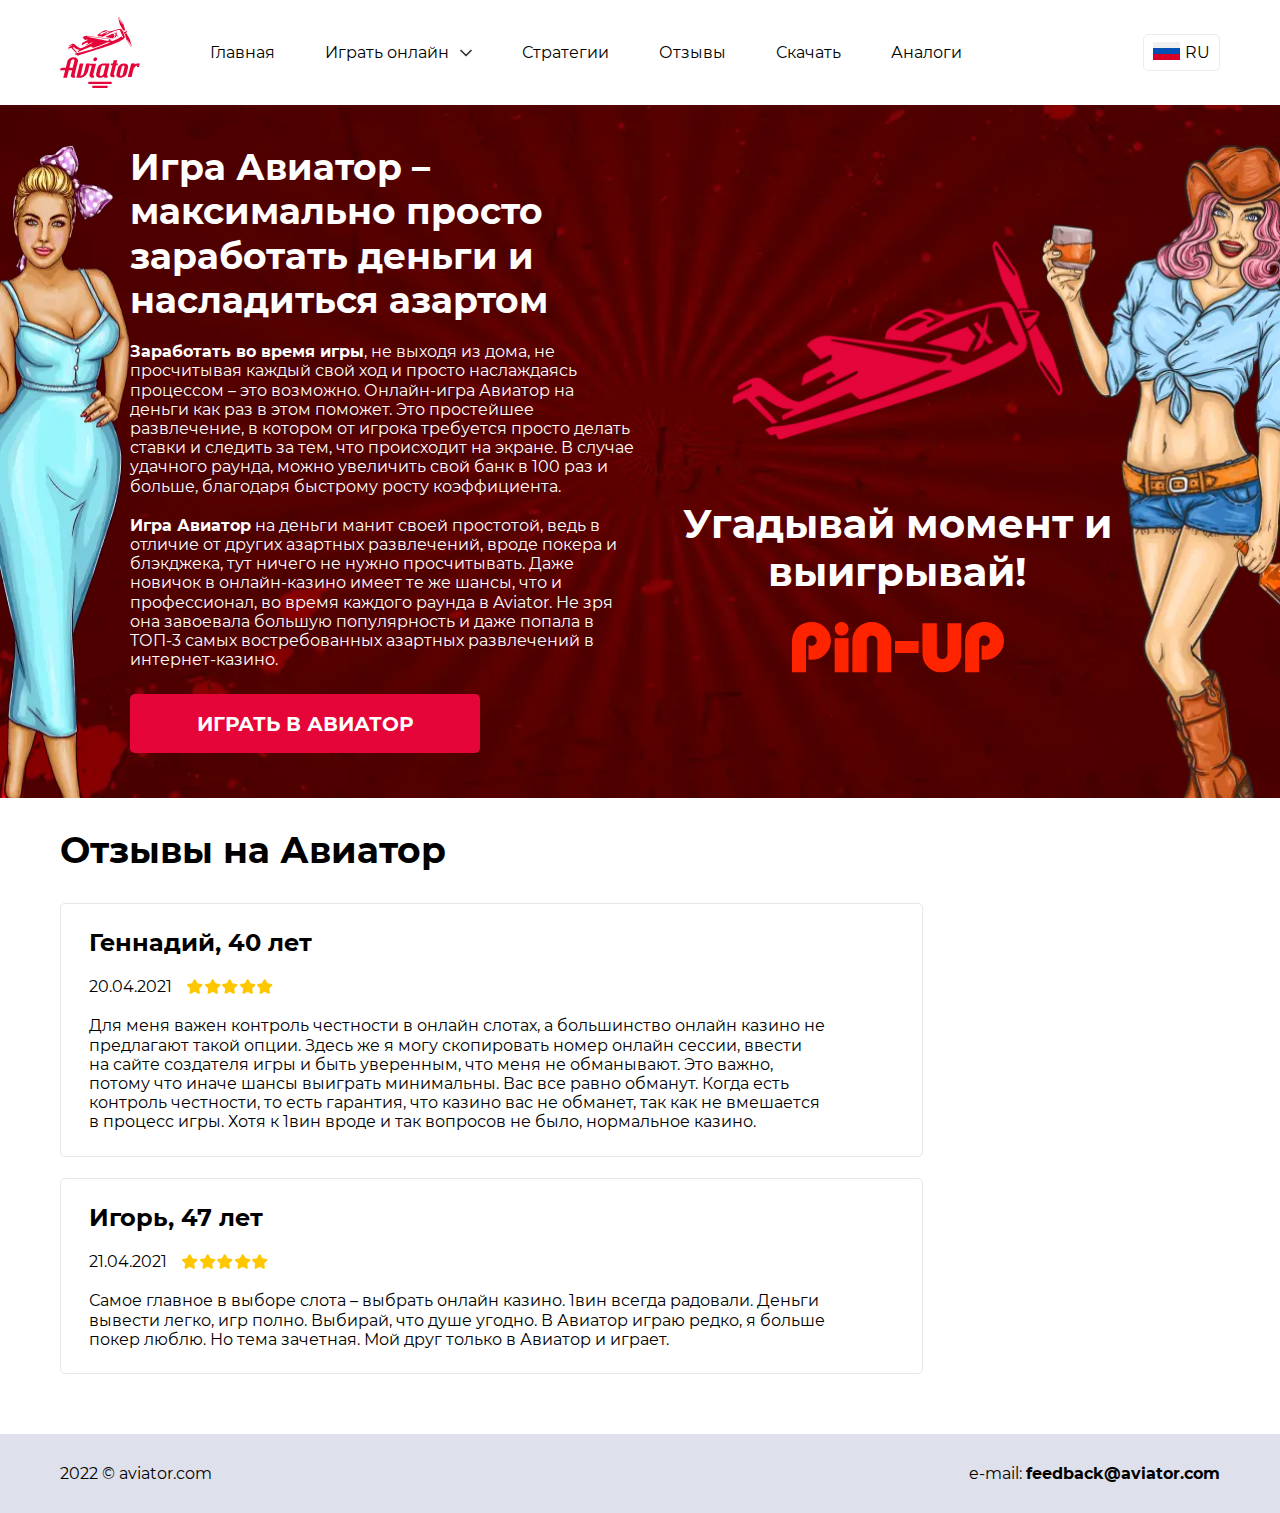
<file: testomotional2.html>
<!DOCTYPE html> <html lang="ru">

<head>
    <meta charset="UTF-8">
    <meta name="viewport" content="width=device-width, initial-scale=1.0">
    <meta name="description" content="">
    <meta name="keywords" content="">
    <link rel="stylesheet" href="css/style.min.css">
    <title>Главная</title>
</head>


<body>
    <div class="wrapper">
        <header class="header">
            <div class="container">
    <div class="header__inner">
        <a href="" class="header__logo">
            <img width="80" height="71" src="img/logo.svg" alt="">
        </a>
        <div class="header__mob">
            <nav class="nav">
                <a href="" class="nav__link nav__link--active">Главная</a>
                <div class="nav__link">
                    <div class="nav__link-show">
                        <span>Играть онлайн</span>
                        <svg width="12" height="8" viewBox="0 0 12 8" fill="none" xmlns="http://www.w3.org/2000/svg">
                            <path d="M1 1.5L6 6.5L11 1.5" stroke="#35353E" stroke-width="1.7" stroke-linecap="round" stroke-linejoin="round"></path>
                        </svg>
                    </div>
                    <div class="nav__link-hidden dropdown__wrap">
                        <div class="dropdown">
                            <a href="" class="nav__item"> играть в казино 1</a>
                            <a href="" class="nav__item"> играть в казино 2</a>
                            <a href="" class="nav__item"> играть в казино 3</a>
                        </div>
                    </div>
                    <div class="nav__bg"></div>
                </div>
                <a href="" class="nav__link">Стратегии</a>
                <a href="" class="nav__link">Отзывы</a>
                <a href="" class="nav__link">Скачать</a>
                <a href="" class="nav__link">Аналоги</a>
            </nav>
            <div class="header__lang">
                <div class="header__lang-show">
                    <i class="header__lang-icon">
    <img width="27" height="18" src="img/flag.svg" alt="">
</i>
<span>RU</span>

                </div>
                <div class="header__lang-hidden">
                    <div class="header__lang-items">
                        <a href="" class="header__lang-item">
                            <i class="header__lang-icon">
    <img width="27" height="18" src="img/flag.svg" alt="">
</i>
<span>RU</span>

                        </a>
                        <a href="" class="header__lang-item">
                            <i class="header__lang-icon">
    <img width="27" height="18" src="img/flag.svg" alt="">
</i>
<span>RU</span>

                        </a>
                        <a href="" class="header__lang-item">
                            <i class="header__lang-icon">
    <img width="27" height="18" src="img/flag.svg" alt="">
</i>
<span>RU</span>

                        </a>
                        <a href="" class="header__lang-item">
                            <i class="header__lang-icon">
    <img width="27" height="18" src="img/flag.svg" alt="">
</i>
<span>RU</span>

                        </a>
                        <a href="" class="header__lang-item">
                            <i class="header__lang-icon">
    <img width="27" height="18" src="img/flag.svg" alt="">
</i>
<span>RU</span>

                        </a>
                        <a href="" class="header__lang-item">
                            <i class="header__lang-icon">
    <img width="27" height="18" src="img/flag.svg" alt="">
</i>
<span>RU</span>

                        </a>
                        <a href="" class="header__lang-item">
                            <i class="header__lang-icon">
    <img width="27" height="18" src="img/flag.svg" alt="">
</i>
<span>RU</span>

                        </a>
                        <a href="" class="header__lang-item">
                            <i class="header__lang-icon">
    <img width="27" height="18" src="img/flag.svg" alt="">
</i>
<span>RU</span>

                        </a>
                        <a href="" class="header__lang-item">
                            <i class="header__lang-icon">
    <img width="27" height="18" src="img/flag.svg" alt="">
</i>
<span>RU</span>

                        </a>
                        <a href="" class="header__lang-item">
                            <i class="header__lang-icon">
    <img width="27" height="18" src="img/flag.svg" alt="">
</i>
<span>RU</span>

                        </a>
                        <a href="" class="header__lang-item">
                            <i class="header__lang-icon">
    <img width="27" height="18" src="img/flag.svg" alt="">
</i>
<span>RU</span>

                        </a>
                        <a href="" class="header__lang-item">
                            <i class="header__lang-icon">
    <img width="27" height="18" src="img/flag.svg" alt="">
</i>
<span>RU</span>

                        </a>
                        <a href="" class="header__lang-item">
                            <i class="header__lang-icon">
    <img width="27" height="18" src="img/flag.svg" alt="">
</i>
<span>RU</span>

                        </a>
                        <a href="" class="header__lang-item">
                            <i class="header__lang-icon">
    <img width="27" height="18" src="img/flag.svg" alt="">
</i>
<span>RU</span>

                        </a>
                        <a href="" class="header__lang-item">
                            <i class="header__lang-icon">
    <img width="27" height="18" src="img/flag.svg" alt="">
</i>
<span>RU</span>

                        </a>
                    </div>
                </div>
            </div>
            <div class="header__lang-bg"></div>
        </div>
        <button class="header__burger">
            <span></span>
            <span></span>
            <span></span>
        </button>
    </div>
</div>

        </header>
        <main class="content">

            <section class="main main--pinup">
                <img src="img/girl.webp" alt="" class="main__girl main__girl1">
                <img src="img/girl2.webp" alt="" class="main__girl main__girl2">
                <div class="container">
                    <div class="main__inner">
                        <div class="main__left">
                            <h1 class="main__title display2">Игра Авиатор – максимально просто заработать деньги и насладиться азартом</h1>
                            <div class="main__desc body-text">
                                <p>
                                    <strong>Заработать во время игры</strong>, не выходя из дома, не просчитывая каждый свой ход и просто наслаждаясь процессом – это возможно. Онлайн-игра Авиатор на деньги как раз в этом поможет. Это простейшее развлечение, в котором от игрока требуется просто делать ставки и следить за тем, что происходит на экране. В случае удачного раунда, можно увеличить свой банк в 100 раз и больше, благодаря быстрому росту коэффициента.
                                </p>
                                <p>
                                    <strong>Игра Авиатор</strong> на деньги манит своей простотой, ведь в отличие от других азартных развлечений, вроде покера и блэкджека, тут ничего не нужно просчитывать. Даже новичок в онлайн-казино имеет те же шансы, что и профессионал, во время каждого раунда в Aviator. Не зря она завоевала большую популярность и даже попала в ТОП-3 самых востребованных азартных развлечений в интернет-казино.
                                </p>
                            </div>
                            <a href="" class="main__btn mbtn mbtn-accent">играть в авиатор</a>
                        </div>
                        <div class="main__right">
                            <img width="361.28" height="230.88" src="img/plane.webp" alt="" class="main__img">
                            <div class="main__title2 display1">Угадывай момент <br> и выигрывай!</div>
                            <img src="img/pinup.svg" alt="" class="main__logo">
                        </div>
                    </div>
                </div>

            </section>

            <section class="feedback">
                <div class="container">
    <div class="feedback__inner">
        <h2 class="feedback__title display2">Отзывы на Авиатор</h2>
        <div class="feedback__items">
            <div class="feedback-card">
                <div class="feedback-card__name display3">Геннадий, 40 лет</div>
                <div class="feedback-card__info">
                    <div class="feedback-card__date body-text">20.04.2021</div>
                    <div class="feedback-card__rating">
                        <svg width="16" height="15" viewBox="0 0 16 15" fill="none" xmlns="http://www.w3.org/2000/svg">
                            <path d="M15.3236 5.65373C15.1989 5.27132 14.8682 4.9933 14.4697 4.93527L10.4334 4.34875L8.62974 0.704373C8.27261 -0.0162036 7.0923 -0.0162036 6.73517 0.704373L4.93154 4.34875L0.904742 4.93527C0.507412 4.9933 0.176709 5.27229 0.0520467 5.65487C-0.0726154 6.03631 0.0309725 6.45585 0.319365 6.73679L3.23993 9.58343L2.55096 13.5997C2.48336 13.9959 2.64612 14.3974 2.97147 14.6341C3.29796 14.8697 3.73015 14.9005 4.08517 14.7134L7.68205 12.8167L11.2895 14.7134C11.4438 14.7948 11.6129 14.835 11.7808 14.835C11.9995 14.835 12.2182 14.7662 12.4032 14.6343C12.7287 14.3965 12.8913 13.996 12.8237 13.5998L12.1358 9.58359L15.0564 6.73695C15.3448 6.45682 15.4482 6.03631 15.3236 5.65373Z" fill="#FFC700"/>
                        </svg>
                        <svg width="16" height="15" viewBox="0 0 16 15" fill="none" xmlns="http://www.w3.org/2000/svg">
                            <path d="M15.3236 5.65373C15.1989 5.27132 14.8682 4.9933 14.4697 4.93527L10.4334 4.34875L8.62974 0.704373C8.27261 -0.0162036 7.0923 -0.0162036 6.73517 0.704373L4.93154 4.34875L0.904742 4.93527C0.507412 4.9933 0.176709 5.27229 0.0520467 5.65487C-0.0726154 6.03631 0.0309725 6.45585 0.319365 6.73679L3.23993 9.58343L2.55096 13.5997C2.48336 13.9959 2.64612 14.3974 2.97147 14.6341C3.29796 14.8697 3.73015 14.9005 4.08517 14.7134L7.68205 12.8167L11.2895 14.7134C11.4438 14.7948 11.6129 14.835 11.7808 14.835C11.9995 14.835 12.2182 14.7662 12.4032 14.6343C12.7287 14.3965 12.8913 13.996 12.8237 13.5998L12.1358 9.58359L15.0564 6.73695C15.3448 6.45682 15.4482 6.03631 15.3236 5.65373Z" fill="#FFC700"/>
                        </svg>
                        <svg width="16" height="15" viewBox="0 0 16 15" fill="none" xmlns="http://www.w3.org/2000/svg">
                            <path d="M15.3236 5.65373C15.1989 5.27132 14.8682 4.9933 14.4697 4.93527L10.4334 4.34875L8.62974 0.704373C8.27261 -0.0162036 7.0923 -0.0162036 6.73517 0.704373L4.93154 4.34875L0.904742 4.93527C0.507412 4.9933 0.176709 5.27229 0.0520467 5.65487C-0.0726154 6.03631 0.0309725 6.45585 0.319365 6.73679L3.23993 9.58343L2.55096 13.5997C2.48336 13.9959 2.64612 14.3974 2.97147 14.6341C3.29796 14.8697 3.73015 14.9005 4.08517 14.7134L7.68205 12.8167L11.2895 14.7134C11.4438 14.7948 11.6129 14.835 11.7808 14.835C11.9995 14.835 12.2182 14.7662 12.4032 14.6343C12.7287 14.3965 12.8913 13.996 12.8237 13.5998L12.1358 9.58359L15.0564 6.73695C15.3448 6.45682 15.4482 6.03631 15.3236 5.65373Z" fill="#FFC700"/>
                        </svg>
                        <svg width="16" height="15" viewBox="0 0 16 15" fill="none" xmlns="http://www.w3.org/2000/svg">
                            <path d="M15.3236 5.65373C15.1989 5.27132 14.8682 4.9933 14.4697 4.93527L10.4334 4.34875L8.62974 0.704373C8.27261 -0.0162036 7.0923 -0.0162036 6.73517 0.704373L4.93154 4.34875L0.904742 4.93527C0.507412 4.9933 0.176709 5.27229 0.0520467 5.65487C-0.0726154 6.03631 0.0309725 6.45585 0.319365 6.73679L3.23993 9.58343L2.55096 13.5997C2.48336 13.9959 2.64612 14.3974 2.97147 14.6341C3.29796 14.8697 3.73015 14.9005 4.08517 14.7134L7.68205 12.8167L11.2895 14.7134C11.4438 14.7948 11.6129 14.835 11.7808 14.835C11.9995 14.835 12.2182 14.7662 12.4032 14.6343C12.7287 14.3965 12.8913 13.996 12.8237 13.5998L12.1358 9.58359L15.0564 6.73695C15.3448 6.45682 15.4482 6.03631 15.3236 5.65373Z" fill="#FFC700"/>
                        </svg>
                        <svg width="16" height="15" viewBox="0 0 16 15" fill="none" xmlns="http://www.w3.org/2000/svg">
                            <path d="M15.3236 5.65373C15.1989 5.27132 14.8682 4.9933 14.4697 4.93527L10.4334 4.34875L8.62974 0.704373C8.27261 -0.0162036 7.0923 -0.0162036 6.73517 0.704373L4.93154 4.34875L0.904742 4.93527C0.507412 4.9933 0.176709 5.27229 0.0520467 5.65487C-0.0726154 6.03631 0.0309725 6.45585 0.319365 6.73679L3.23993 9.58343L2.55096 13.5997C2.48336 13.9959 2.64612 14.3974 2.97147 14.6341C3.29796 14.8697 3.73015 14.9005 4.08517 14.7134L7.68205 12.8167L11.2895 14.7134C11.4438 14.7948 11.6129 14.835 11.7808 14.835C11.9995 14.835 12.2182 14.7662 12.4032 14.6343C12.7287 14.3965 12.8913 13.996 12.8237 13.5998L12.1358 9.58359L15.0564 6.73695C15.3448 6.45682 15.4482 6.03631 15.3236 5.65373Z" fill="#FFC700"/>
                        </svg>
                    </div>
                </div>
                <div class="feedback-card__desc body-text">Для меня важен контроль честности в онлайн слотах, а большинство онлайн казино не предлагают такой опции. Здесь же я могу скопировать номер онлайн сессии, ввести на сайте создателя игры и быть уверенным, что меня не обманывают. Это важно, потому что иначе шансы выиграть минимальны. Вас все равно обманут. Когда есть контроль честности, то есть гарантия, что казино вас не обманет, так как не вмешается в процесс игры. Хотя к 1вин вроде и так вопросов не было, нормальное казино.</div>
            </div>
            <div class="feedback-card">
                <div class="feedback-card__name display3">Игорь, 47 лет</div>
                <div class="feedback-card__info">
                    <div class="feedback-card__date body-text">21.04.2021</div>
                    <div class="feedback-card__rating">
                        <svg width="16" height="15" viewBox="0 0 16 15" fill="none" xmlns="http://www.w3.org/2000/svg">
                            <path d="M15.3236 5.65373C15.1989 5.27132 14.8682 4.9933 14.4697 4.93527L10.4334 4.34875L8.62974 0.704373C8.27261 -0.0162036 7.0923 -0.0162036 6.73517 0.704373L4.93154 4.34875L0.904742 4.93527C0.507412 4.9933 0.176709 5.27229 0.0520467 5.65487C-0.0726154 6.03631 0.0309725 6.45585 0.319365 6.73679L3.23993 9.58343L2.55096 13.5997C2.48336 13.9959 2.64612 14.3974 2.97147 14.6341C3.29796 14.8697 3.73015 14.9005 4.08517 14.7134L7.68205 12.8167L11.2895 14.7134C11.4438 14.7948 11.6129 14.835 11.7808 14.835C11.9995 14.835 12.2182 14.7662 12.4032 14.6343C12.7287 14.3965 12.8913 13.996 12.8237 13.5998L12.1358 9.58359L15.0564 6.73695C15.3448 6.45682 15.4482 6.03631 15.3236 5.65373Z" fill="#FFC700"/>
                        </svg>
                        <svg width="16" height="15" viewBox="0 0 16 15" fill="none" xmlns="http://www.w3.org/2000/svg">
                            <path d="M15.3236 5.65373C15.1989 5.27132 14.8682 4.9933 14.4697 4.93527L10.4334 4.34875L8.62974 0.704373C8.27261 -0.0162036 7.0923 -0.0162036 6.73517 0.704373L4.93154 4.34875L0.904742 4.93527C0.507412 4.9933 0.176709 5.27229 0.0520467 5.65487C-0.0726154 6.03631 0.0309725 6.45585 0.319365 6.73679L3.23993 9.58343L2.55096 13.5997C2.48336 13.9959 2.64612 14.3974 2.97147 14.6341C3.29796 14.8697 3.73015 14.9005 4.08517 14.7134L7.68205 12.8167L11.2895 14.7134C11.4438 14.7948 11.6129 14.835 11.7808 14.835C11.9995 14.835 12.2182 14.7662 12.4032 14.6343C12.7287 14.3965 12.8913 13.996 12.8237 13.5998L12.1358 9.58359L15.0564 6.73695C15.3448 6.45682 15.4482 6.03631 15.3236 5.65373Z" fill="#FFC700"/>
                        </svg>
                        <svg width="16" height="15" viewBox="0 0 16 15" fill="none" xmlns="http://www.w3.org/2000/svg">
                            <path d="M15.3236 5.65373C15.1989 5.27132 14.8682 4.9933 14.4697 4.93527L10.4334 4.34875L8.62974 0.704373C8.27261 -0.0162036 7.0923 -0.0162036 6.73517 0.704373L4.93154 4.34875L0.904742 4.93527C0.507412 4.9933 0.176709 5.27229 0.0520467 5.65487C-0.0726154 6.03631 0.0309725 6.45585 0.319365 6.73679L3.23993 9.58343L2.55096 13.5997C2.48336 13.9959 2.64612 14.3974 2.97147 14.6341C3.29796 14.8697 3.73015 14.9005 4.08517 14.7134L7.68205 12.8167L11.2895 14.7134C11.4438 14.7948 11.6129 14.835 11.7808 14.835C11.9995 14.835 12.2182 14.7662 12.4032 14.6343C12.7287 14.3965 12.8913 13.996 12.8237 13.5998L12.1358 9.58359L15.0564 6.73695C15.3448 6.45682 15.4482 6.03631 15.3236 5.65373Z" fill="#FFC700"/>
                        </svg>
                        <svg width="16" height="15" viewBox="0 0 16 15" fill="none" xmlns="http://www.w3.org/2000/svg">
                            <path d="M15.3236 5.65373C15.1989 5.27132 14.8682 4.9933 14.4697 4.93527L10.4334 4.34875L8.62974 0.704373C8.27261 -0.0162036 7.0923 -0.0162036 6.73517 0.704373L4.93154 4.34875L0.904742 4.93527C0.507412 4.9933 0.176709 5.27229 0.0520467 5.65487C-0.0726154 6.03631 0.0309725 6.45585 0.319365 6.73679L3.23993 9.58343L2.55096 13.5997C2.48336 13.9959 2.64612 14.3974 2.97147 14.6341C3.29796 14.8697 3.73015 14.9005 4.08517 14.7134L7.68205 12.8167L11.2895 14.7134C11.4438 14.7948 11.6129 14.835 11.7808 14.835C11.9995 14.835 12.2182 14.7662 12.4032 14.6343C12.7287 14.3965 12.8913 13.996 12.8237 13.5998L12.1358 9.58359L15.0564 6.73695C15.3448 6.45682 15.4482 6.03631 15.3236 5.65373Z" fill="#FFC700"/>
                        </svg>
                        <svg width="16" height="15" viewBox="0 0 16 15" fill="none" xmlns="http://www.w3.org/2000/svg">
                            <path d="M15.3236 5.65373C15.1989 5.27132 14.8682 4.9933 14.4697 4.93527L10.4334 4.34875L8.62974 0.704373C8.27261 -0.0162036 7.0923 -0.0162036 6.73517 0.704373L4.93154 4.34875L0.904742 4.93527C0.507412 4.9933 0.176709 5.27229 0.0520467 5.65487C-0.0726154 6.03631 0.0309725 6.45585 0.319365 6.73679L3.23993 9.58343L2.55096 13.5997C2.48336 13.9959 2.64612 14.3974 2.97147 14.6341C3.29796 14.8697 3.73015 14.9005 4.08517 14.7134L7.68205 12.8167L11.2895 14.7134C11.4438 14.7948 11.6129 14.835 11.7808 14.835C11.9995 14.835 12.2182 14.7662 12.4032 14.6343C12.7287 14.3965 12.8913 13.996 12.8237 13.5998L12.1358 9.58359L15.0564 6.73695C15.3448 6.45682 15.4482 6.03631 15.3236 5.65373Z" fill="#FFC700"/>
                        </svg>
                    </div>
                </div>
                <div class="feedback-card__desc body-text">Самое главное в выборе слота – выбрать онлайн казино. 1вин всегда радовали. Деньги вывести легко, игр полно. Выбирай, что душе угодно. В Авиатор играю редко, я больше покер люблю. Но тема зачетная. Мой друг только в Авиатор и играет.</div>
            </div>
        </div>
    </div>
</div>

            </section>

        </main>
        <footer class="footer">
            <div class="container">
    <div class="footer__inner">
        <div class="footer__c body-text">2022 © aviator.com </div>
        <div class="footer__email body-text">
            <span>e-mail:</span>
            <a href="mailto:feedback@aviator.com">feedback@aviator.com</a>
        </div>
    </div>
</div>

        </footer>
    </div>

    <script src="js/main.min.js"></script>

</body>

</html>
</file>
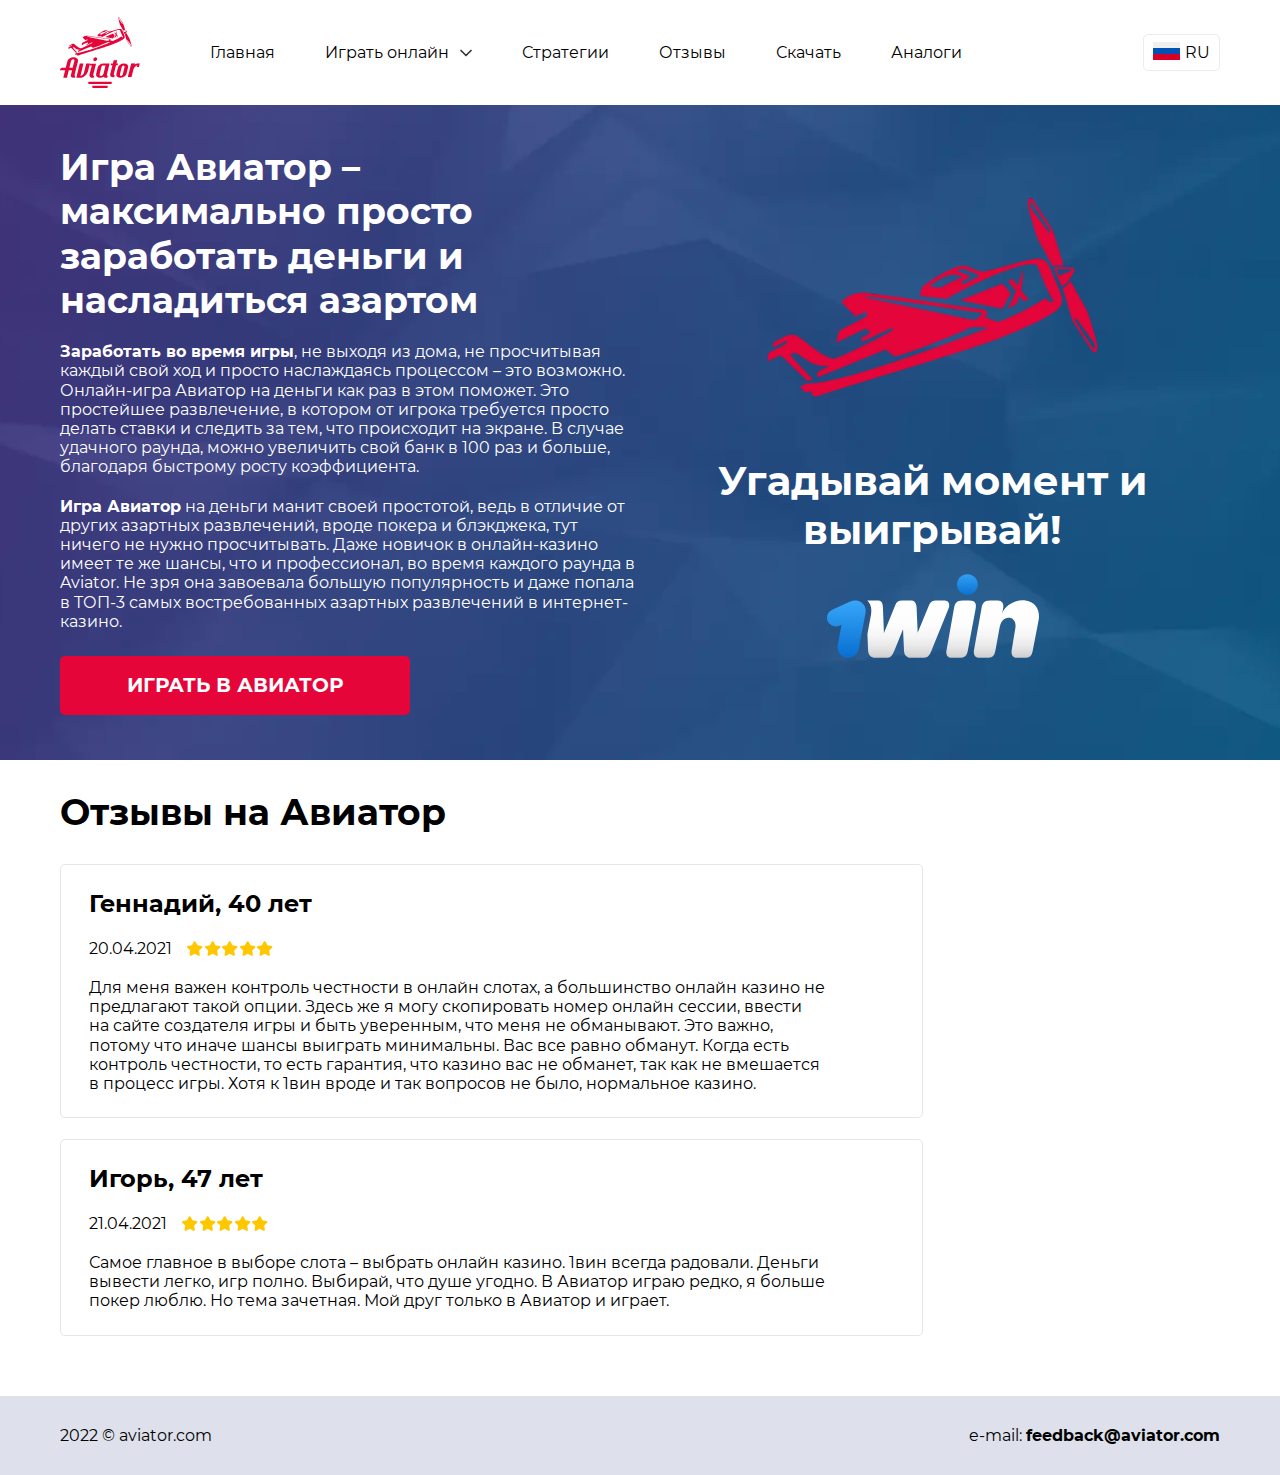
<file: testomotional3.html>
<!DOCTYPE html> <html lang="ru">

<head>
    <meta charset="UTF-8">
    <meta name="viewport" content="width=device-width, initial-scale=1.0">
    <meta name="description" content="">
    <meta name="keywords" content="">
    <link rel="stylesheet" href="css/style.min.css">
    <title>Главная</title>
</head>


<body>
    <div class="wrapper">
        <header class="header">
            <div class="container">
    <div class="header__inner">
        <a href="" class="header__logo">
            <img width="80" height="71" src="img/logo.svg" alt="">
        </a>
        <div class="header__mob">
            <nav class="nav">
                <a href="" class="nav__link nav__link--active">Главная</a>
                <div class="nav__link">
                    <div class="nav__link-show">
                        <span>Играть онлайн</span>
                        <svg width="12" height="8" viewBox="0 0 12 8" fill="none" xmlns="http://www.w3.org/2000/svg">
                            <path d="M1 1.5L6 6.5L11 1.5" stroke="#35353E" stroke-width="1.7" stroke-linecap="round" stroke-linejoin="round"></path>
                        </svg>
                    </div>
                    <div class="nav__link-hidden dropdown__wrap">
                        <div class="dropdown">
                            <a href="" class="nav__item"> играть в казино 1</a>
                            <a href="" class="nav__item"> играть в казино 2</a>
                            <a href="" class="nav__item"> играть в казино 3</a>
                        </div>
                    </div>
                    <div class="nav__bg"></div>
                </div>
                <a href="" class="nav__link">Стратегии</a>
                <a href="" class="nav__link">Отзывы</a>
                <a href="" class="nav__link">Скачать</a>
                <a href="" class="nav__link">Аналоги</a>
            </nav>
            <div class="header__lang">
                <div class="header__lang-show">
                    <i class="header__lang-icon">
    <img width="27" height="18" src="img/flag.svg" alt="">
</i>
<span>RU</span>

                </div>
                <div class="header__lang-hidden">
                    <div class="header__lang-items">
                        <a href="" class="header__lang-item">
                            <i class="header__lang-icon">
    <img width="27" height="18" src="img/flag.svg" alt="">
</i>
<span>RU</span>

                        </a>
                        <a href="" class="header__lang-item">
                            <i class="header__lang-icon">
    <img width="27" height="18" src="img/flag.svg" alt="">
</i>
<span>RU</span>

                        </a>
                        <a href="" class="header__lang-item">
                            <i class="header__lang-icon">
    <img width="27" height="18" src="img/flag.svg" alt="">
</i>
<span>RU</span>

                        </a>
                        <a href="" class="header__lang-item">
                            <i class="header__lang-icon">
    <img width="27" height="18" src="img/flag.svg" alt="">
</i>
<span>RU</span>

                        </a>
                        <a href="" class="header__lang-item">
                            <i class="header__lang-icon">
    <img width="27" height="18" src="img/flag.svg" alt="">
</i>
<span>RU</span>

                        </a>
                        <a href="" class="header__lang-item">
                            <i class="header__lang-icon">
    <img width="27" height="18" src="img/flag.svg" alt="">
</i>
<span>RU</span>

                        </a>
                        <a href="" class="header__lang-item">
                            <i class="header__lang-icon">
    <img width="27" height="18" src="img/flag.svg" alt="">
</i>
<span>RU</span>

                        </a>
                        <a href="" class="header__lang-item">
                            <i class="header__lang-icon">
    <img width="27" height="18" src="img/flag.svg" alt="">
</i>
<span>RU</span>

                        </a>
                        <a href="" class="header__lang-item">
                            <i class="header__lang-icon">
    <img width="27" height="18" src="img/flag.svg" alt="">
</i>
<span>RU</span>

                        </a>
                        <a href="" class="header__lang-item">
                            <i class="header__lang-icon">
    <img width="27" height="18" src="img/flag.svg" alt="">
</i>
<span>RU</span>

                        </a>
                        <a href="" class="header__lang-item">
                            <i class="header__lang-icon">
    <img width="27" height="18" src="img/flag.svg" alt="">
</i>
<span>RU</span>

                        </a>
                        <a href="" class="header__lang-item">
                            <i class="header__lang-icon">
    <img width="27" height="18" src="img/flag.svg" alt="">
</i>
<span>RU</span>

                        </a>
                        <a href="" class="header__lang-item">
                            <i class="header__lang-icon">
    <img width="27" height="18" src="img/flag.svg" alt="">
</i>
<span>RU</span>

                        </a>
                        <a href="" class="header__lang-item">
                            <i class="header__lang-icon">
    <img width="27" height="18" src="img/flag.svg" alt="">
</i>
<span>RU</span>

                        </a>
                        <a href="" class="header__lang-item">
                            <i class="header__lang-icon">
    <img width="27" height="18" src="img/flag.svg" alt="">
</i>
<span>RU</span>

                        </a>
                    </div>
                </div>
            </div>
            <div class="header__lang-bg"></div>
        </div>
        <button class="header__burger">
            <span></span>
            <span></span>
            <span></span>
        </button>
    </div>
</div>

        </header>
        <main class="content">

            <section class="main main--1win">
                <div class="container">
                    <div class="main__inner">
                        <div class="main__left">
                            <h1 class="main__title display2">Игра Авиатор – максимально просто заработать деньги и насладиться азартом</h1>
                            <div class="main__desc body-text">
                                <p>
                                    <strong>Заработать во время игры</strong>, не выходя из дома, не просчитывая каждый свой ход и просто наслаждаясь процессом – это возможно. Онлайн-игра Авиатор на деньги как раз в этом поможет. Это простейшее развлечение, в котором от игрока требуется просто делать ставки и следить за тем, что происходит на экране. В случае удачного раунда, можно увеличить свой банк в 100 раз и больше, благодаря быстрому росту коэффициента.
                                </p>
                                <p>
                                    <strong>Игра Авиатор</strong> на деньги манит своей простотой, ведь в отличие от других азартных развлечений, вроде покера и блэкджека, тут ничего не нужно просчитывать. Даже новичок в онлайн-казино имеет те же шансы, что и профессионал, во время каждого раунда в Aviator. Не зря она завоевала большую популярность и даже попала в ТОП-3 самых востребованных азартных развлечений в интернет-казино.
                                </p>
                            </div>
                            <a href="" class="main__btn mbtn mbtn-accent">играть в авиатор</a>
                        </div>
                        <div class="main__right">
                            <img width="361.28" height="230.88" src="img/plane.webp" alt="" class="main__img">
                            <div class="main__title2 display1">Угадывай <br> момент и выигрывай!</div>
                            <img src="img/1win-logo.svg" alt="" class="main__logo">
                        </div>
                    </div>
                </div>

            </section>

            <section class="feedback">
                <div class="container">
    <div class="feedback__inner">
        <h2 class="feedback__title display2">Отзывы на Авиатор</h2>
        <div class="feedback__items">
            <div class="feedback-card">
                <div class="feedback-card__name display3">Геннадий, 40 лет</div>
                <div class="feedback-card__info">
                    <div class="feedback-card__date body-text">20.04.2021</div>
                    <div class="feedback-card__rating">
                        <svg width="16" height="15" viewBox="0 0 16 15" fill="none" xmlns="http://www.w3.org/2000/svg">
                            <path d="M15.3236 5.65373C15.1989 5.27132 14.8682 4.9933 14.4697 4.93527L10.4334 4.34875L8.62974 0.704373C8.27261 -0.0162036 7.0923 -0.0162036 6.73517 0.704373L4.93154 4.34875L0.904742 4.93527C0.507412 4.9933 0.176709 5.27229 0.0520467 5.65487C-0.0726154 6.03631 0.0309725 6.45585 0.319365 6.73679L3.23993 9.58343L2.55096 13.5997C2.48336 13.9959 2.64612 14.3974 2.97147 14.6341C3.29796 14.8697 3.73015 14.9005 4.08517 14.7134L7.68205 12.8167L11.2895 14.7134C11.4438 14.7948 11.6129 14.835 11.7808 14.835C11.9995 14.835 12.2182 14.7662 12.4032 14.6343C12.7287 14.3965 12.8913 13.996 12.8237 13.5998L12.1358 9.58359L15.0564 6.73695C15.3448 6.45682 15.4482 6.03631 15.3236 5.65373Z" fill="#FFC700"/>
                        </svg>
                        <svg width="16" height="15" viewBox="0 0 16 15" fill="none" xmlns="http://www.w3.org/2000/svg">
                            <path d="M15.3236 5.65373C15.1989 5.27132 14.8682 4.9933 14.4697 4.93527L10.4334 4.34875L8.62974 0.704373C8.27261 -0.0162036 7.0923 -0.0162036 6.73517 0.704373L4.93154 4.34875L0.904742 4.93527C0.507412 4.9933 0.176709 5.27229 0.0520467 5.65487C-0.0726154 6.03631 0.0309725 6.45585 0.319365 6.73679L3.23993 9.58343L2.55096 13.5997C2.48336 13.9959 2.64612 14.3974 2.97147 14.6341C3.29796 14.8697 3.73015 14.9005 4.08517 14.7134L7.68205 12.8167L11.2895 14.7134C11.4438 14.7948 11.6129 14.835 11.7808 14.835C11.9995 14.835 12.2182 14.7662 12.4032 14.6343C12.7287 14.3965 12.8913 13.996 12.8237 13.5998L12.1358 9.58359L15.0564 6.73695C15.3448 6.45682 15.4482 6.03631 15.3236 5.65373Z" fill="#FFC700"/>
                        </svg>
                        <svg width="16" height="15" viewBox="0 0 16 15" fill="none" xmlns="http://www.w3.org/2000/svg">
                            <path d="M15.3236 5.65373C15.1989 5.27132 14.8682 4.9933 14.4697 4.93527L10.4334 4.34875L8.62974 0.704373C8.27261 -0.0162036 7.0923 -0.0162036 6.73517 0.704373L4.93154 4.34875L0.904742 4.93527C0.507412 4.9933 0.176709 5.27229 0.0520467 5.65487C-0.0726154 6.03631 0.0309725 6.45585 0.319365 6.73679L3.23993 9.58343L2.55096 13.5997C2.48336 13.9959 2.64612 14.3974 2.97147 14.6341C3.29796 14.8697 3.73015 14.9005 4.08517 14.7134L7.68205 12.8167L11.2895 14.7134C11.4438 14.7948 11.6129 14.835 11.7808 14.835C11.9995 14.835 12.2182 14.7662 12.4032 14.6343C12.7287 14.3965 12.8913 13.996 12.8237 13.5998L12.1358 9.58359L15.0564 6.73695C15.3448 6.45682 15.4482 6.03631 15.3236 5.65373Z" fill="#FFC700"/>
                        </svg>
                        <svg width="16" height="15" viewBox="0 0 16 15" fill="none" xmlns="http://www.w3.org/2000/svg">
                            <path d="M15.3236 5.65373C15.1989 5.27132 14.8682 4.9933 14.4697 4.93527L10.4334 4.34875L8.62974 0.704373C8.27261 -0.0162036 7.0923 -0.0162036 6.73517 0.704373L4.93154 4.34875L0.904742 4.93527C0.507412 4.9933 0.176709 5.27229 0.0520467 5.65487C-0.0726154 6.03631 0.0309725 6.45585 0.319365 6.73679L3.23993 9.58343L2.55096 13.5997C2.48336 13.9959 2.64612 14.3974 2.97147 14.6341C3.29796 14.8697 3.73015 14.9005 4.08517 14.7134L7.68205 12.8167L11.2895 14.7134C11.4438 14.7948 11.6129 14.835 11.7808 14.835C11.9995 14.835 12.2182 14.7662 12.4032 14.6343C12.7287 14.3965 12.8913 13.996 12.8237 13.5998L12.1358 9.58359L15.0564 6.73695C15.3448 6.45682 15.4482 6.03631 15.3236 5.65373Z" fill="#FFC700"/>
                        </svg>
                        <svg width="16" height="15" viewBox="0 0 16 15" fill="none" xmlns="http://www.w3.org/2000/svg">
                            <path d="M15.3236 5.65373C15.1989 5.27132 14.8682 4.9933 14.4697 4.93527L10.4334 4.34875L8.62974 0.704373C8.27261 -0.0162036 7.0923 -0.0162036 6.73517 0.704373L4.93154 4.34875L0.904742 4.93527C0.507412 4.9933 0.176709 5.27229 0.0520467 5.65487C-0.0726154 6.03631 0.0309725 6.45585 0.319365 6.73679L3.23993 9.58343L2.55096 13.5997C2.48336 13.9959 2.64612 14.3974 2.97147 14.6341C3.29796 14.8697 3.73015 14.9005 4.08517 14.7134L7.68205 12.8167L11.2895 14.7134C11.4438 14.7948 11.6129 14.835 11.7808 14.835C11.9995 14.835 12.2182 14.7662 12.4032 14.6343C12.7287 14.3965 12.8913 13.996 12.8237 13.5998L12.1358 9.58359L15.0564 6.73695C15.3448 6.45682 15.4482 6.03631 15.3236 5.65373Z" fill="#FFC700"/>
                        </svg>
                    </div>
                </div>
                <div class="feedback-card__desc body-text">Для меня важен контроль честности в онлайн слотах, а большинство онлайн казино не предлагают такой опции. Здесь же я могу скопировать номер онлайн сессии, ввести на сайте создателя игры и быть уверенным, что меня не обманывают. Это важно, потому что иначе шансы выиграть минимальны. Вас все равно обманут. Когда есть контроль честности, то есть гарантия, что казино вас не обманет, так как не вмешается в процесс игры. Хотя к 1вин вроде и так вопросов не было, нормальное казино.</div>
            </div>
            <div class="feedback-card">
                <div class="feedback-card__name display3">Игорь, 47 лет</div>
                <div class="feedback-card__info">
                    <div class="feedback-card__date body-text">21.04.2021</div>
                    <div class="feedback-card__rating">
                        <svg width="16" height="15" viewBox="0 0 16 15" fill="none" xmlns="http://www.w3.org/2000/svg">
                            <path d="M15.3236 5.65373C15.1989 5.27132 14.8682 4.9933 14.4697 4.93527L10.4334 4.34875L8.62974 0.704373C8.27261 -0.0162036 7.0923 -0.0162036 6.73517 0.704373L4.93154 4.34875L0.904742 4.93527C0.507412 4.9933 0.176709 5.27229 0.0520467 5.65487C-0.0726154 6.03631 0.0309725 6.45585 0.319365 6.73679L3.23993 9.58343L2.55096 13.5997C2.48336 13.9959 2.64612 14.3974 2.97147 14.6341C3.29796 14.8697 3.73015 14.9005 4.08517 14.7134L7.68205 12.8167L11.2895 14.7134C11.4438 14.7948 11.6129 14.835 11.7808 14.835C11.9995 14.835 12.2182 14.7662 12.4032 14.6343C12.7287 14.3965 12.8913 13.996 12.8237 13.5998L12.1358 9.58359L15.0564 6.73695C15.3448 6.45682 15.4482 6.03631 15.3236 5.65373Z" fill="#FFC700"/>
                        </svg>
                        <svg width="16" height="15" viewBox="0 0 16 15" fill="none" xmlns="http://www.w3.org/2000/svg">
                            <path d="M15.3236 5.65373C15.1989 5.27132 14.8682 4.9933 14.4697 4.93527L10.4334 4.34875L8.62974 0.704373C8.27261 -0.0162036 7.0923 -0.0162036 6.73517 0.704373L4.93154 4.34875L0.904742 4.93527C0.507412 4.9933 0.176709 5.27229 0.0520467 5.65487C-0.0726154 6.03631 0.0309725 6.45585 0.319365 6.73679L3.23993 9.58343L2.55096 13.5997C2.48336 13.9959 2.64612 14.3974 2.97147 14.6341C3.29796 14.8697 3.73015 14.9005 4.08517 14.7134L7.68205 12.8167L11.2895 14.7134C11.4438 14.7948 11.6129 14.835 11.7808 14.835C11.9995 14.835 12.2182 14.7662 12.4032 14.6343C12.7287 14.3965 12.8913 13.996 12.8237 13.5998L12.1358 9.58359L15.0564 6.73695C15.3448 6.45682 15.4482 6.03631 15.3236 5.65373Z" fill="#FFC700"/>
                        </svg>
                        <svg width="16" height="15" viewBox="0 0 16 15" fill="none" xmlns="http://www.w3.org/2000/svg">
                            <path d="M15.3236 5.65373C15.1989 5.27132 14.8682 4.9933 14.4697 4.93527L10.4334 4.34875L8.62974 0.704373C8.27261 -0.0162036 7.0923 -0.0162036 6.73517 0.704373L4.93154 4.34875L0.904742 4.93527C0.507412 4.9933 0.176709 5.27229 0.0520467 5.65487C-0.0726154 6.03631 0.0309725 6.45585 0.319365 6.73679L3.23993 9.58343L2.55096 13.5997C2.48336 13.9959 2.64612 14.3974 2.97147 14.6341C3.29796 14.8697 3.73015 14.9005 4.08517 14.7134L7.68205 12.8167L11.2895 14.7134C11.4438 14.7948 11.6129 14.835 11.7808 14.835C11.9995 14.835 12.2182 14.7662 12.4032 14.6343C12.7287 14.3965 12.8913 13.996 12.8237 13.5998L12.1358 9.58359L15.0564 6.73695C15.3448 6.45682 15.4482 6.03631 15.3236 5.65373Z" fill="#FFC700"/>
                        </svg>
                        <svg width="16" height="15" viewBox="0 0 16 15" fill="none" xmlns="http://www.w3.org/2000/svg">
                            <path d="M15.3236 5.65373C15.1989 5.27132 14.8682 4.9933 14.4697 4.93527L10.4334 4.34875L8.62974 0.704373C8.27261 -0.0162036 7.0923 -0.0162036 6.73517 0.704373L4.93154 4.34875L0.904742 4.93527C0.507412 4.9933 0.176709 5.27229 0.0520467 5.65487C-0.0726154 6.03631 0.0309725 6.45585 0.319365 6.73679L3.23993 9.58343L2.55096 13.5997C2.48336 13.9959 2.64612 14.3974 2.97147 14.6341C3.29796 14.8697 3.73015 14.9005 4.08517 14.7134L7.68205 12.8167L11.2895 14.7134C11.4438 14.7948 11.6129 14.835 11.7808 14.835C11.9995 14.835 12.2182 14.7662 12.4032 14.6343C12.7287 14.3965 12.8913 13.996 12.8237 13.5998L12.1358 9.58359L15.0564 6.73695C15.3448 6.45682 15.4482 6.03631 15.3236 5.65373Z" fill="#FFC700"/>
                        </svg>
                        <svg width="16" height="15" viewBox="0 0 16 15" fill="none" xmlns="http://www.w3.org/2000/svg">
                            <path d="M15.3236 5.65373C15.1989 5.27132 14.8682 4.9933 14.4697 4.93527L10.4334 4.34875L8.62974 0.704373C8.27261 -0.0162036 7.0923 -0.0162036 6.73517 0.704373L4.93154 4.34875L0.904742 4.93527C0.507412 4.9933 0.176709 5.27229 0.0520467 5.65487C-0.0726154 6.03631 0.0309725 6.45585 0.319365 6.73679L3.23993 9.58343L2.55096 13.5997C2.48336 13.9959 2.64612 14.3974 2.97147 14.6341C3.29796 14.8697 3.73015 14.9005 4.08517 14.7134L7.68205 12.8167L11.2895 14.7134C11.4438 14.7948 11.6129 14.835 11.7808 14.835C11.9995 14.835 12.2182 14.7662 12.4032 14.6343C12.7287 14.3965 12.8913 13.996 12.8237 13.5998L12.1358 9.58359L15.0564 6.73695C15.3448 6.45682 15.4482 6.03631 15.3236 5.65373Z" fill="#FFC700"/>
                        </svg>
                    </div>
                </div>
                <div class="feedback-card__desc body-text">Самое главное в выборе слота – выбрать онлайн казино. 1вин всегда радовали. Деньги вывести легко, игр полно. Выбирай, что душе угодно. В Авиатор играю редко, я больше покер люблю. Но тема зачетная. Мой друг только в Авиатор и играет.</div>
            </div>
        </div>
    </div>
</div>

            </section>

        </main>
        <footer class="footer">
            <div class="container">
    <div class="footer__inner">
        <div class="footer__c body-text">2022 © aviator.com </div>
        <div class="footer__email body-text">
            <span>e-mail:</span>
            <a href="mailto:feedback@aviator.com">feedback@aviator.com</a>
        </div>
    </div>
</div>

        </footer>
    </div>

    <script src="js/main.min.js"></script>

</body>

</html>
</file>
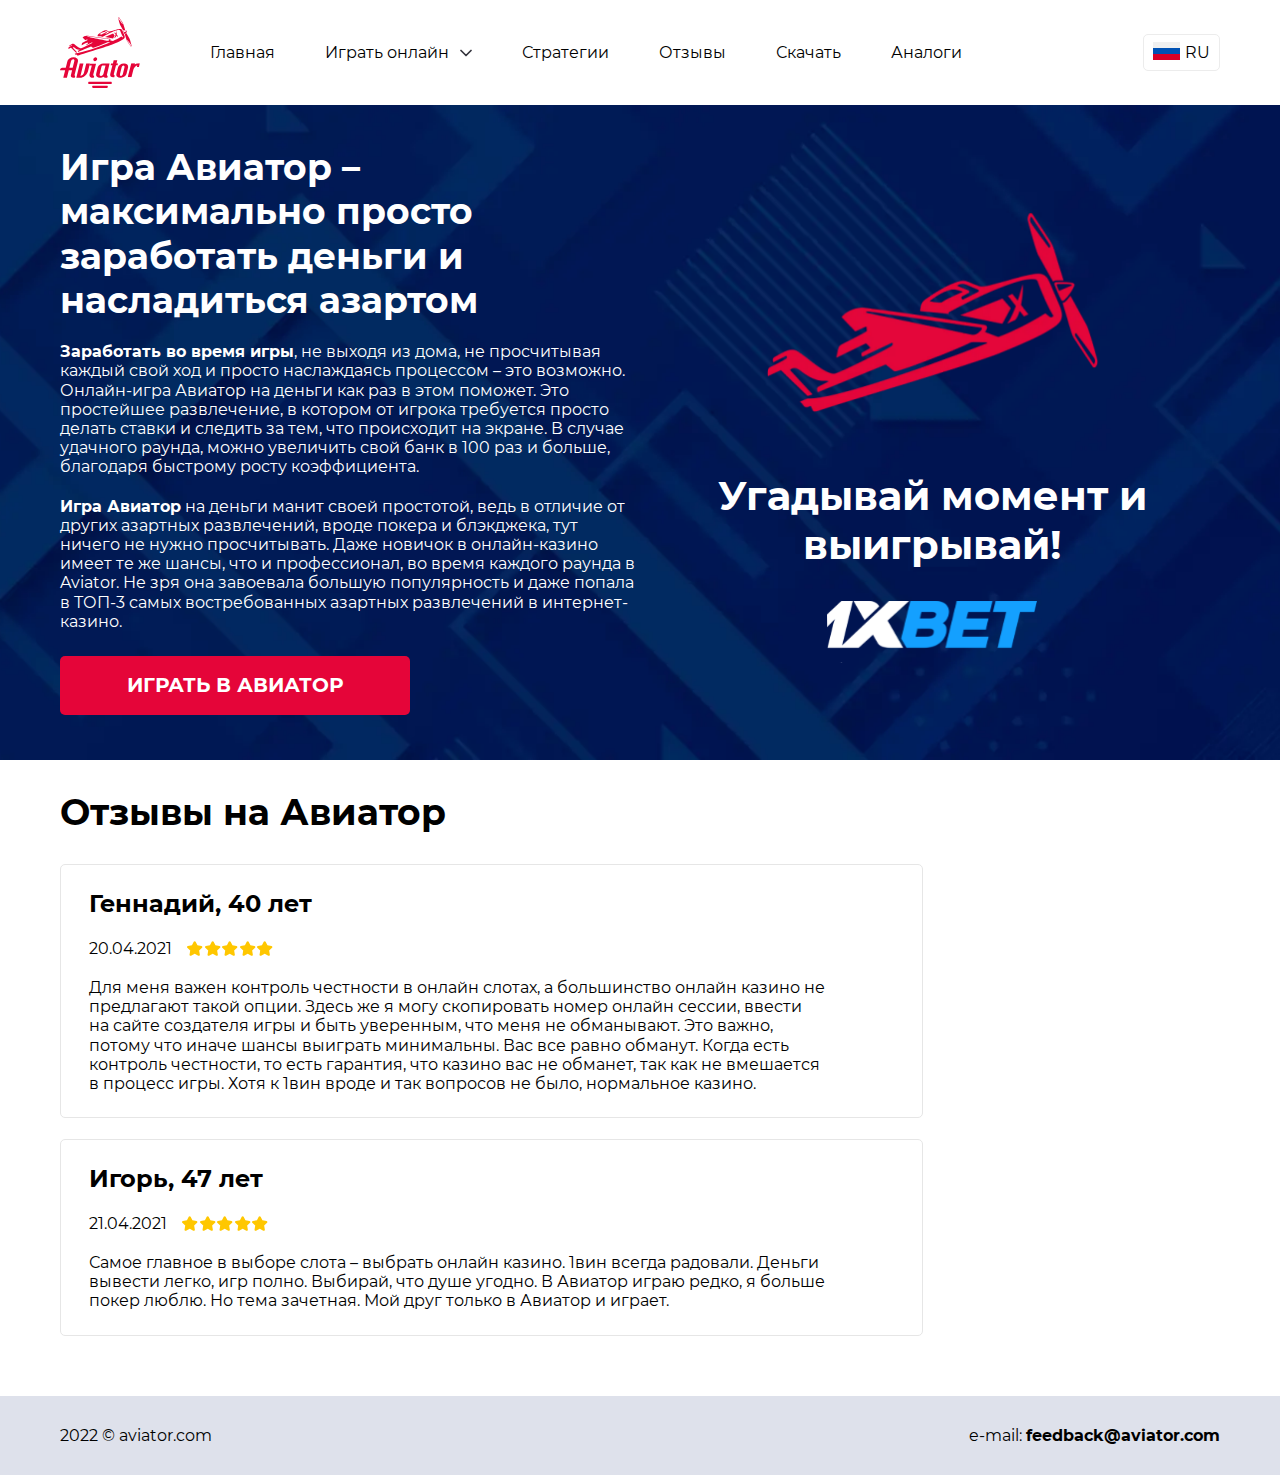
<file: testomotional4.html>
<!DOCTYPE html> <html lang="ru">

<head>
    <meta charset="UTF-8">
    <meta name="viewport" content="width=device-width, initial-scale=1.0">
    <meta name="description" content="">
    <meta name="keywords" content="">
    <link rel="stylesheet" href="css/style.min.css">
    <title>Главная</title>
</head>


<body>
    <div class="wrapper">
        <header class="header">
            <div class="container">
    <div class="header__inner">
        <a href="" class="header__logo">
            <img width="80" height="71" src="img/logo.svg" alt="">
        </a>
        <div class="header__mob">
            <nav class="nav">
                <a href="" class="nav__link nav__link--active">Главная</a>
                <div class="nav__link">
                    <div class="nav__link-show">
                        <span>Играть онлайн</span>
                        <svg width="12" height="8" viewBox="0 0 12 8" fill="none" xmlns="http://www.w3.org/2000/svg">
                            <path d="M1 1.5L6 6.5L11 1.5" stroke="#35353E" stroke-width="1.7" stroke-linecap="round" stroke-linejoin="round"></path>
                        </svg>
                    </div>
                    <div class="nav__link-hidden dropdown__wrap">
                        <div class="dropdown">
                            <a href="" class="nav__item"> играть в казино 1</a>
                            <a href="" class="nav__item"> играть в казино 2</a>
                            <a href="" class="nav__item"> играть в казино 3</a>
                        </div>
                    </div>
                    <div class="nav__bg"></div>
                </div>
                <a href="" class="nav__link">Стратегии</a>
                <a href="" class="nav__link">Отзывы</a>
                <a href="" class="nav__link">Скачать</a>
                <a href="" class="nav__link">Аналоги</a>
            </nav>
            <div class="header__lang">
                <div class="header__lang-show">
                    <i class="header__lang-icon">
    <img width="27" height="18" src="img/flag.svg" alt="">
</i>
<span>RU</span>

                </div>
                <div class="header__lang-hidden">
                    <div class="header__lang-items">
                        <a href="" class="header__lang-item">
                            <i class="header__lang-icon">
    <img width="27" height="18" src="img/flag.svg" alt="">
</i>
<span>RU</span>

                        </a>
                        <a href="" class="header__lang-item">
                            <i class="header__lang-icon">
    <img width="27" height="18" src="img/flag.svg" alt="">
</i>
<span>RU</span>

                        </a>
                        <a href="" class="header__lang-item">
                            <i class="header__lang-icon">
    <img width="27" height="18" src="img/flag.svg" alt="">
</i>
<span>RU</span>

                        </a>
                        <a href="" class="header__lang-item">
                            <i class="header__lang-icon">
    <img width="27" height="18" src="img/flag.svg" alt="">
</i>
<span>RU</span>

                        </a>
                        <a href="" class="header__lang-item">
                            <i class="header__lang-icon">
    <img width="27" height="18" src="img/flag.svg" alt="">
</i>
<span>RU</span>

                        </a>
                        <a href="" class="header__lang-item">
                            <i class="header__lang-icon">
    <img width="27" height="18" src="img/flag.svg" alt="">
</i>
<span>RU</span>

                        </a>
                        <a href="" class="header__lang-item">
                            <i class="header__lang-icon">
    <img width="27" height="18" src="img/flag.svg" alt="">
</i>
<span>RU</span>

                        </a>
                        <a href="" class="header__lang-item">
                            <i class="header__lang-icon">
    <img width="27" height="18" src="img/flag.svg" alt="">
</i>
<span>RU</span>

                        </a>
                        <a href="" class="header__lang-item">
                            <i class="header__lang-icon">
    <img width="27" height="18" src="img/flag.svg" alt="">
</i>
<span>RU</span>

                        </a>
                        <a href="" class="header__lang-item">
                            <i class="header__lang-icon">
    <img width="27" height="18" src="img/flag.svg" alt="">
</i>
<span>RU</span>

                        </a>
                        <a href="" class="header__lang-item">
                            <i class="header__lang-icon">
    <img width="27" height="18" src="img/flag.svg" alt="">
</i>
<span>RU</span>

                        </a>
                        <a href="" class="header__lang-item">
                            <i class="header__lang-icon">
    <img width="27" height="18" src="img/flag.svg" alt="">
</i>
<span>RU</span>

                        </a>
                        <a href="" class="header__lang-item">
                            <i class="header__lang-icon">
    <img width="27" height="18" src="img/flag.svg" alt="">
</i>
<span>RU</span>

                        </a>
                        <a href="" class="header__lang-item">
                            <i class="header__lang-icon">
    <img width="27" height="18" src="img/flag.svg" alt="">
</i>
<span>RU</span>

                        </a>
                        <a href="" class="header__lang-item">
                            <i class="header__lang-icon">
    <img width="27" height="18" src="img/flag.svg" alt="">
</i>
<span>RU</span>

                        </a>
                    </div>
                </div>
            </div>
            <div class="header__lang-bg"></div>
        </div>
        <button class="header__burger">
            <span></span>
            <span></span>
            <span></span>
        </button>
    </div>
</div>

        </header>
        <main class="content">

            <section class="main main--1xbet">
                <div class="container">
                    <div class="main__inner">
                        <div class="main__left">
                            <h1 class="main__title display2">Игра Авиатор – максимально просто заработать деньги и насладиться азартом</h1>
                            <div class="main__desc body-text">
                                <p>
                                    <strong>Заработать во время игры</strong>, не выходя из дома, не просчитывая каждый свой ход и просто наслаждаясь процессом – это возможно. Онлайн-игра Авиатор на деньги как раз в этом поможет. Это простейшее развлечение, в котором от игрока требуется просто делать ставки и следить за тем, что происходит на экране. В случае удачного раунда, можно увеличить свой банк в 100 раз и больше, благодаря быстрому росту коэффициента.
                                </p>
                                <p>
                                    <strong>Игра Авиатор</strong> на деньги манит своей простотой, ведь в отличие от других азартных развлечений, вроде покера и блэкджека, тут ничего не нужно просчитывать. Даже новичок в онлайн-казино имеет те же шансы, что и профессионал, во время каждого раунда в Aviator. Не зря она завоевала большую популярность и даже попала в ТОП-3 самых востребованных азартных развлечений в интернет-казино.
                                </p>
                            </div>
                            <a href="" class="main__btn mbtn mbtn-accent">играть в авиатор</a>
                        </div>
                        <div class="main__right">
                            <img width="361.28" height="230.88" src="img/plane.webp" alt="" class="main__img">
                            <div class="main__title2 display1">Угадывай <br> момент и выигрывай!</div>
                            <img src="img/1xbet.svg" alt="" class="main__logo">
                        </div>
                    </div>
                </div>

            </section>

            <section class="feedback">
                <div class="container">
    <div class="feedback__inner">
        <h2 class="feedback__title display2">Отзывы на Авиатор</h2>
        <div class="feedback__items">
            <div class="feedback-card">
                <div class="feedback-card__name display3">Геннадий, 40 лет</div>
                <div class="feedback-card__info">
                    <div class="feedback-card__date body-text">20.04.2021</div>
                    <div class="feedback-card__rating">
                        <svg width="16" height="15" viewBox="0 0 16 15" fill="none" xmlns="http://www.w3.org/2000/svg">
                            <path d="M15.3236 5.65373C15.1989 5.27132 14.8682 4.9933 14.4697 4.93527L10.4334 4.34875L8.62974 0.704373C8.27261 -0.0162036 7.0923 -0.0162036 6.73517 0.704373L4.93154 4.34875L0.904742 4.93527C0.507412 4.9933 0.176709 5.27229 0.0520467 5.65487C-0.0726154 6.03631 0.0309725 6.45585 0.319365 6.73679L3.23993 9.58343L2.55096 13.5997C2.48336 13.9959 2.64612 14.3974 2.97147 14.6341C3.29796 14.8697 3.73015 14.9005 4.08517 14.7134L7.68205 12.8167L11.2895 14.7134C11.4438 14.7948 11.6129 14.835 11.7808 14.835C11.9995 14.835 12.2182 14.7662 12.4032 14.6343C12.7287 14.3965 12.8913 13.996 12.8237 13.5998L12.1358 9.58359L15.0564 6.73695C15.3448 6.45682 15.4482 6.03631 15.3236 5.65373Z" fill="#FFC700"/>
                        </svg>
                        <svg width="16" height="15" viewBox="0 0 16 15" fill="none" xmlns="http://www.w3.org/2000/svg">
                            <path d="M15.3236 5.65373C15.1989 5.27132 14.8682 4.9933 14.4697 4.93527L10.4334 4.34875L8.62974 0.704373C8.27261 -0.0162036 7.0923 -0.0162036 6.73517 0.704373L4.93154 4.34875L0.904742 4.93527C0.507412 4.9933 0.176709 5.27229 0.0520467 5.65487C-0.0726154 6.03631 0.0309725 6.45585 0.319365 6.73679L3.23993 9.58343L2.55096 13.5997C2.48336 13.9959 2.64612 14.3974 2.97147 14.6341C3.29796 14.8697 3.73015 14.9005 4.08517 14.7134L7.68205 12.8167L11.2895 14.7134C11.4438 14.7948 11.6129 14.835 11.7808 14.835C11.9995 14.835 12.2182 14.7662 12.4032 14.6343C12.7287 14.3965 12.8913 13.996 12.8237 13.5998L12.1358 9.58359L15.0564 6.73695C15.3448 6.45682 15.4482 6.03631 15.3236 5.65373Z" fill="#FFC700"/>
                        </svg>
                        <svg width="16" height="15" viewBox="0 0 16 15" fill="none" xmlns="http://www.w3.org/2000/svg">
                            <path d="M15.3236 5.65373C15.1989 5.27132 14.8682 4.9933 14.4697 4.93527L10.4334 4.34875L8.62974 0.704373C8.27261 -0.0162036 7.0923 -0.0162036 6.73517 0.704373L4.93154 4.34875L0.904742 4.93527C0.507412 4.9933 0.176709 5.27229 0.0520467 5.65487C-0.0726154 6.03631 0.0309725 6.45585 0.319365 6.73679L3.23993 9.58343L2.55096 13.5997C2.48336 13.9959 2.64612 14.3974 2.97147 14.6341C3.29796 14.8697 3.73015 14.9005 4.08517 14.7134L7.68205 12.8167L11.2895 14.7134C11.4438 14.7948 11.6129 14.835 11.7808 14.835C11.9995 14.835 12.2182 14.7662 12.4032 14.6343C12.7287 14.3965 12.8913 13.996 12.8237 13.5998L12.1358 9.58359L15.0564 6.73695C15.3448 6.45682 15.4482 6.03631 15.3236 5.65373Z" fill="#FFC700"/>
                        </svg>
                        <svg width="16" height="15" viewBox="0 0 16 15" fill="none" xmlns="http://www.w3.org/2000/svg">
                            <path d="M15.3236 5.65373C15.1989 5.27132 14.8682 4.9933 14.4697 4.93527L10.4334 4.34875L8.62974 0.704373C8.27261 -0.0162036 7.0923 -0.0162036 6.73517 0.704373L4.93154 4.34875L0.904742 4.93527C0.507412 4.9933 0.176709 5.27229 0.0520467 5.65487C-0.0726154 6.03631 0.0309725 6.45585 0.319365 6.73679L3.23993 9.58343L2.55096 13.5997C2.48336 13.9959 2.64612 14.3974 2.97147 14.6341C3.29796 14.8697 3.73015 14.9005 4.08517 14.7134L7.68205 12.8167L11.2895 14.7134C11.4438 14.7948 11.6129 14.835 11.7808 14.835C11.9995 14.835 12.2182 14.7662 12.4032 14.6343C12.7287 14.3965 12.8913 13.996 12.8237 13.5998L12.1358 9.58359L15.0564 6.73695C15.3448 6.45682 15.4482 6.03631 15.3236 5.65373Z" fill="#FFC700"/>
                        </svg>
                        <svg width="16" height="15" viewBox="0 0 16 15" fill="none" xmlns="http://www.w3.org/2000/svg">
                            <path d="M15.3236 5.65373C15.1989 5.27132 14.8682 4.9933 14.4697 4.93527L10.4334 4.34875L8.62974 0.704373C8.27261 -0.0162036 7.0923 -0.0162036 6.73517 0.704373L4.93154 4.34875L0.904742 4.93527C0.507412 4.9933 0.176709 5.27229 0.0520467 5.65487C-0.0726154 6.03631 0.0309725 6.45585 0.319365 6.73679L3.23993 9.58343L2.55096 13.5997C2.48336 13.9959 2.64612 14.3974 2.97147 14.6341C3.29796 14.8697 3.73015 14.9005 4.08517 14.7134L7.68205 12.8167L11.2895 14.7134C11.4438 14.7948 11.6129 14.835 11.7808 14.835C11.9995 14.835 12.2182 14.7662 12.4032 14.6343C12.7287 14.3965 12.8913 13.996 12.8237 13.5998L12.1358 9.58359L15.0564 6.73695C15.3448 6.45682 15.4482 6.03631 15.3236 5.65373Z" fill="#FFC700"/>
                        </svg>
                    </div>
                </div>
                <div class="feedback-card__desc body-text">Для меня важен контроль честности в онлайн слотах, а большинство онлайн казино не предлагают такой опции. Здесь же я могу скопировать номер онлайн сессии, ввести на сайте создателя игры и быть уверенным, что меня не обманывают. Это важно, потому что иначе шансы выиграть минимальны. Вас все равно обманут. Когда есть контроль честности, то есть гарантия, что казино вас не обманет, так как не вмешается в процесс игры. Хотя к 1вин вроде и так вопросов не было, нормальное казино.</div>
            </div>
            <div class="feedback-card">
                <div class="feedback-card__name display3">Игорь, 47 лет</div>
                <div class="feedback-card__info">
                    <div class="feedback-card__date body-text">21.04.2021</div>
                    <div class="feedback-card__rating">
                        <svg width="16" height="15" viewBox="0 0 16 15" fill="none" xmlns="http://www.w3.org/2000/svg">
                            <path d="M15.3236 5.65373C15.1989 5.27132 14.8682 4.9933 14.4697 4.93527L10.4334 4.34875L8.62974 0.704373C8.27261 -0.0162036 7.0923 -0.0162036 6.73517 0.704373L4.93154 4.34875L0.904742 4.93527C0.507412 4.9933 0.176709 5.27229 0.0520467 5.65487C-0.0726154 6.03631 0.0309725 6.45585 0.319365 6.73679L3.23993 9.58343L2.55096 13.5997C2.48336 13.9959 2.64612 14.3974 2.97147 14.6341C3.29796 14.8697 3.73015 14.9005 4.08517 14.7134L7.68205 12.8167L11.2895 14.7134C11.4438 14.7948 11.6129 14.835 11.7808 14.835C11.9995 14.835 12.2182 14.7662 12.4032 14.6343C12.7287 14.3965 12.8913 13.996 12.8237 13.5998L12.1358 9.58359L15.0564 6.73695C15.3448 6.45682 15.4482 6.03631 15.3236 5.65373Z" fill="#FFC700"/>
                        </svg>
                        <svg width="16" height="15" viewBox="0 0 16 15" fill="none" xmlns="http://www.w3.org/2000/svg">
                            <path d="M15.3236 5.65373C15.1989 5.27132 14.8682 4.9933 14.4697 4.93527L10.4334 4.34875L8.62974 0.704373C8.27261 -0.0162036 7.0923 -0.0162036 6.73517 0.704373L4.93154 4.34875L0.904742 4.93527C0.507412 4.9933 0.176709 5.27229 0.0520467 5.65487C-0.0726154 6.03631 0.0309725 6.45585 0.319365 6.73679L3.23993 9.58343L2.55096 13.5997C2.48336 13.9959 2.64612 14.3974 2.97147 14.6341C3.29796 14.8697 3.73015 14.9005 4.08517 14.7134L7.68205 12.8167L11.2895 14.7134C11.4438 14.7948 11.6129 14.835 11.7808 14.835C11.9995 14.835 12.2182 14.7662 12.4032 14.6343C12.7287 14.3965 12.8913 13.996 12.8237 13.5998L12.1358 9.58359L15.0564 6.73695C15.3448 6.45682 15.4482 6.03631 15.3236 5.65373Z" fill="#FFC700"/>
                        </svg>
                        <svg width="16" height="15" viewBox="0 0 16 15" fill="none" xmlns="http://www.w3.org/2000/svg">
                            <path d="M15.3236 5.65373C15.1989 5.27132 14.8682 4.9933 14.4697 4.93527L10.4334 4.34875L8.62974 0.704373C8.27261 -0.0162036 7.0923 -0.0162036 6.73517 0.704373L4.93154 4.34875L0.904742 4.93527C0.507412 4.9933 0.176709 5.27229 0.0520467 5.65487C-0.0726154 6.03631 0.0309725 6.45585 0.319365 6.73679L3.23993 9.58343L2.55096 13.5997C2.48336 13.9959 2.64612 14.3974 2.97147 14.6341C3.29796 14.8697 3.73015 14.9005 4.08517 14.7134L7.68205 12.8167L11.2895 14.7134C11.4438 14.7948 11.6129 14.835 11.7808 14.835C11.9995 14.835 12.2182 14.7662 12.4032 14.6343C12.7287 14.3965 12.8913 13.996 12.8237 13.5998L12.1358 9.58359L15.0564 6.73695C15.3448 6.45682 15.4482 6.03631 15.3236 5.65373Z" fill="#FFC700"/>
                        </svg>
                        <svg width="16" height="15" viewBox="0 0 16 15" fill="none" xmlns="http://www.w3.org/2000/svg">
                            <path d="M15.3236 5.65373C15.1989 5.27132 14.8682 4.9933 14.4697 4.93527L10.4334 4.34875L8.62974 0.704373C8.27261 -0.0162036 7.0923 -0.0162036 6.73517 0.704373L4.93154 4.34875L0.904742 4.93527C0.507412 4.9933 0.176709 5.27229 0.0520467 5.65487C-0.0726154 6.03631 0.0309725 6.45585 0.319365 6.73679L3.23993 9.58343L2.55096 13.5997C2.48336 13.9959 2.64612 14.3974 2.97147 14.6341C3.29796 14.8697 3.73015 14.9005 4.08517 14.7134L7.68205 12.8167L11.2895 14.7134C11.4438 14.7948 11.6129 14.835 11.7808 14.835C11.9995 14.835 12.2182 14.7662 12.4032 14.6343C12.7287 14.3965 12.8913 13.996 12.8237 13.5998L12.1358 9.58359L15.0564 6.73695C15.3448 6.45682 15.4482 6.03631 15.3236 5.65373Z" fill="#FFC700"/>
                        </svg>
                        <svg width="16" height="15" viewBox="0 0 16 15" fill="none" xmlns="http://www.w3.org/2000/svg">
                            <path d="M15.3236 5.65373C15.1989 5.27132 14.8682 4.9933 14.4697 4.93527L10.4334 4.34875L8.62974 0.704373C8.27261 -0.0162036 7.0923 -0.0162036 6.73517 0.704373L4.93154 4.34875L0.904742 4.93527C0.507412 4.9933 0.176709 5.27229 0.0520467 5.65487C-0.0726154 6.03631 0.0309725 6.45585 0.319365 6.73679L3.23993 9.58343L2.55096 13.5997C2.48336 13.9959 2.64612 14.3974 2.97147 14.6341C3.29796 14.8697 3.73015 14.9005 4.08517 14.7134L7.68205 12.8167L11.2895 14.7134C11.4438 14.7948 11.6129 14.835 11.7808 14.835C11.9995 14.835 12.2182 14.7662 12.4032 14.6343C12.7287 14.3965 12.8913 13.996 12.8237 13.5998L12.1358 9.58359L15.0564 6.73695C15.3448 6.45682 15.4482 6.03631 15.3236 5.65373Z" fill="#FFC700"/>
                        </svg>
                    </div>
                </div>
                <div class="feedback-card__desc body-text">Самое главное в выборе слота – выбрать онлайн казино. 1вин всегда радовали. Деньги вывести легко, игр полно. Выбирай, что душе угодно. В Авиатор играю редко, я больше покер люблю. Но тема зачетная. Мой друг только в Авиатор и играет.</div>
            </div>
        </div>
    </div>
</div>

            </section>

        </main>
        <footer class="footer">
            <div class="container">
    <div class="footer__inner">
        <div class="footer__c body-text">2022 © aviator.com </div>
        <div class="footer__email body-text">
            <span>e-mail:</span>
            <a href="mailto:feedback@aviator.com">feedback@aviator.com</a>
        </div>
    </div>
</div>

        </footer>
    </div>

    <script src="js/main.min.js"></script>

</body>

</html>
</file>
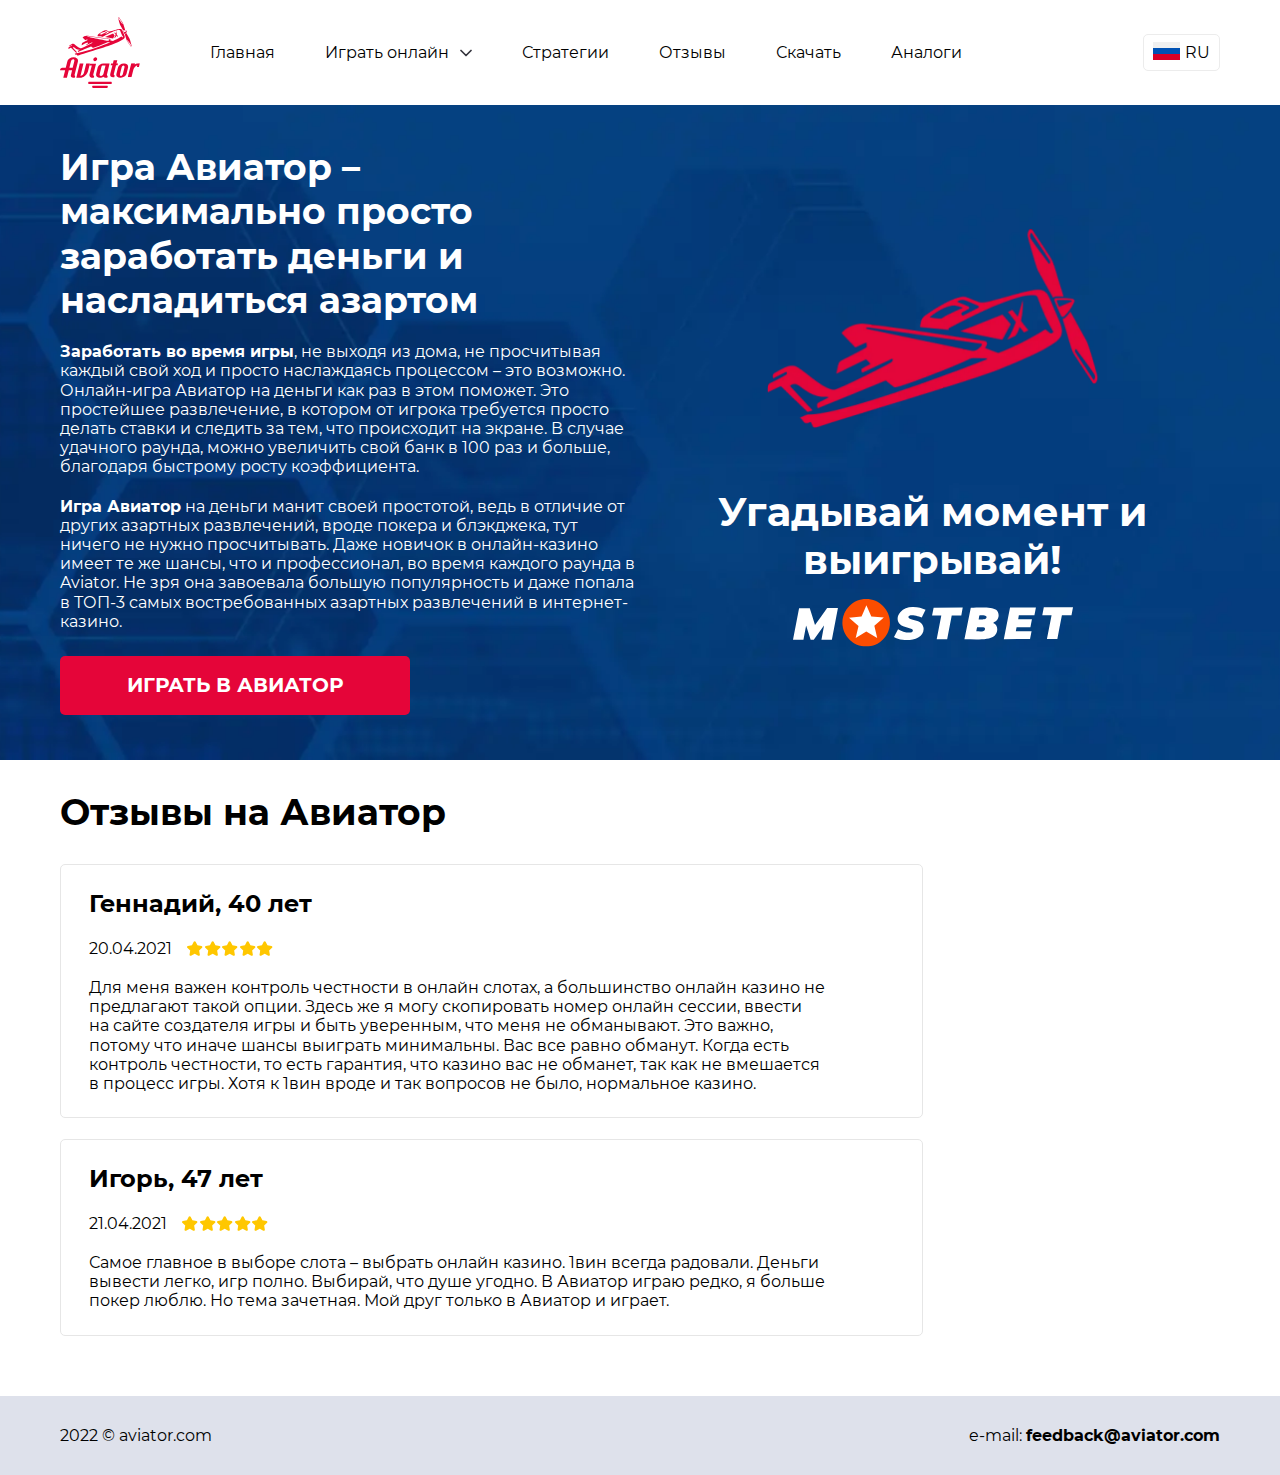
<file: testomotional5.html>
<!DOCTYPE html> <html lang="ru">

<head>
    <meta charset="UTF-8">
    <meta name="viewport" content="width=device-width, initial-scale=1.0">
    <meta name="description" content="">
    <meta name="keywords" content="">
    <link rel="stylesheet" href="css/style.min.css">
    <title>Главная</title>
</head>


<body>
    <div class="wrapper">
        <header class="header">
            <div class="container">
    <div class="header__inner">
        <a href="" class="header__logo">
            <img width="80" height="71" src="img/logo.svg" alt="">
        </a>
        <div class="header__mob">
            <nav class="nav">
                <a href="" class="nav__link nav__link--active">Главная</a>
                <div class="nav__link">
                    <div class="nav__link-show">
                        <span>Играть онлайн</span>
                        <svg width="12" height="8" viewBox="0 0 12 8" fill="none" xmlns="http://www.w3.org/2000/svg">
                            <path d="M1 1.5L6 6.5L11 1.5" stroke="#35353E" stroke-width="1.7" stroke-linecap="round" stroke-linejoin="round"></path>
                        </svg>
                    </div>
                    <div class="nav__link-hidden dropdown__wrap">
                        <div class="dropdown">
                            <a href="" class="nav__item"> играть в казино 1</a>
                            <a href="" class="nav__item"> играть в казино 2</a>
                            <a href="" class="nav__item"> играть в казино 3</a>
                        </div>
                    </div>
                    <div class="nav__bg"></div>
                </div>
                <a href="" class="nav__link">Стратегии</a>
                <a href="" class="nav__link">Отзывы</a>
                <a href="" class="nav__link">Скачать</a>
                <a href="" class="nav__link">Аналоги</a>
            </nav>
            <div class="header__lang">
                <div class="header__lang-show">
                    <i class="header__lang-icon">
    <img width="27" height="18" src="img/flag.svg" alt="">
</i>
<span>RU</span>

                </div>
                <div class="header__lang-hidden">
                    <div class="header__lang-items">
                        <a href="" class="header__lang-item">
                            <i class="header__lang-icon">
    <img width="27" height="18" src="img/flag.svg" alt="">
</i>
<span>RU</span>

                        </a>
                        <a href="" class="header__lang-item">
                            <i class="header__lang-icon">
    <img width="27" height="18" src="img/flag.svg" alt="">
</i>
<span>RU</span>

                        </a>
                        <a href="" class="header__lang-item">
                            <i class="header__lang-icon">
    <img width="27" height="18" src="img/flag.svg" alt="">
</i>
<span>RU</span>

                        </a>
                        <a href="" class="header__lang-item">
                            <i class="header__lang-icon">
    <img width="27" height="18" src="img/flag.svg" alt="">
</i>
<span>RU</span>

                        </a>
                        <a href="" class="header__lang-item">
                            <i class="header__lang-icon">
    <img width="27" height="18" src="img/flag.svg" alt="">
</i>
<span>RU</span>

                        </a>
                        <a href="" class="header__lang-item">
                            <i class="header__lang-icon">
    <img width="27" height="18" src="img/flag.svg" alt="">
</i>
<span>RU</span>

                        </a>
                        <a href="" class="header__lang-item">
                            <i class="header__lang-icon">
    <img width="27" height="18" src="img/flag.svg" alt="">
</i>
<span>RU</span>

                        </a>
                        <a href="" class="header__lang-item">
                            <i class="header__lang-icon">
    <img width="27" height="18" src="img/flag.svg" alt="">
</i>
<span>RU</span>

                        </a>
                        <a href="" class="header__lang-item">
                            <i class="header__lang-icon">
    <img width="27" height="18" src="img/flag.svg" alt="">
</i>
<span>RU</span>

                        </a>
                        <a href="" class="header__lang-item">
                            <i class="header__lang-icon">
    <img width="27" height="18" src="img/flag.svg" alt="">
</i>
<span>RU</span>

                        </a>
                        <a href="" class="header__lang-item">
                            <i class="header__lang-icon">
    <img width="27" height="18" src="img/flag.svg" alt="">
</i>
<span>RU</span>

                        </a>
                        <a href="" class="header__lang-item">
                            <i class="header__lang-icon">
    <img width="27" height="18" src="img/flag.svg" alt="">
</i>
<span>RU</span>

                        </a>
                        <a href="" class="header__lang-item">
                            <i class="header__lang-icon">
    <img width="27" height="18" src="img/flag.svg" alt="">
</i>
<span>RU</span>

                        </a>
                        <a href="" class="header__lang-item">
                            <i class="header__lang-icon">
    <img width="27" height="18" src="img/flag.svg" alt="">
</i>
<span>RU</span>

                        </a>
                        <a href="" class="header__lang-item">
                            <i class="header__lang-icon">
    <img width="27" height="18" src="img/flag.svg" alt="">
</i>
<span>RU</span>

                        </a>
                    </div>
                </div>
            </div>
            <div class="header__lang-bg"></div>
        </div>
        <button class="header__burger">
            <span></span>
            <span></span>
            <span></span>
        </button>
    </div>
</div>

        </header>
        <main class="content">

            <section class="main main--mostbet">
                <div class="container">
                    <div class="main__inner">
                        <div class="main__left">
                            <h1 class="main__title display2">Игра Авиатор – максимально просто заработать деньги и насладиться азартом</h1>
                            <div class="main__desc body-text">
                                <p>
                                    <strong>Заработать во время игры</strong>, не выходя из дома, не просчитывая каждый свой ход и просто наслаждаясь процессом – это возможно. Онлайн-игра Авиатор на деньги как раз в этом поможет. Это простейшее развлечение, в котором от игрока требуется просто делать ставки и следить за тем, что происходит на экране. В случае удачного раунда, можно увеличить свой банк в 100 раз и больше, благодаря быстрому росту коэффициента.
                                </p>
                                <p>
                                    <strong>Игра Авиатор</strong> на деньги манит своей простотой, ведь в отличие от других азартных развлечений, вроде покера и блэкджека, тут ничего не нужно просчитывать. Даже новичок в онлайн-казино имеет те же шансы, что и профессионал, во время каждого раунда в Aviator. Не зря она завоевала большую популярность и даже попала в ТОП-3 самых востребованных азартных развлечений в интернет-казино.
                                </p>
                            </div>
                            <a href="" class="main__btn mbtn mbtn-accent">играть в авиатор</a>
                        </div>
                        <div class="main__right">
                            <img width="361.28" height="230.88" src="img/plane.webp" alt="" class="main__img">
                            <div class="main__title2 display1">Угадывай <br> момент и выигрывай!</div>
                            <img src="img/mostbet.svg" alt="" class="main__logo">
                        </div>
                    </div>
                </div>

            </section>

            <section class="feedback">
                <div class="container">
    <div class="feedback__inner">
        <h2 class="feedback__title display2">Отзывы на Авиатор</h2>
        <div class="feedback__items">
            <div class="feedback-card">
                <div class="feedback-card__name display3">Геннадий, 40 лет</div>
                <div class="feedback-card__info">
                    <div class="feedback-card__date body-text">20.04.2021</div>
                    <div class="feedback-card__rating">
                        <svg width="16" height="15" viewBox="0 0 16 15" fill="none" xmlns="http://www.w3.org/2000/svg">
                            <path d="M15.3236 5.65373C15.1989 5.27132 14.8682 4.9933 14.4697 4.93527L10.4334 4.34875L8.62974 0.704373C8.27261 -0.0162036 7.0923 -0.0162036 6.73517 0.704373L4.93154 4.34875L0.904742 4.93527C0.507412 4.9933 0.176709 5.27229 0.0520467 5.65487C-0.0726154 6.03631 0.0309725 6.45585 0.319365 6.73679L3.23993 9.58343L2.55096 13.5997C2.48336 13.9959 2.64612 14.3974 2.97147 14.6341C3.29796 14.8697 3.73015 14.9005 4.08517 14.7134L7.68205 12.8167L11.2895 14.7134C11.4438 14.7948 11.6129 14.835 11.7808 14.835C11.9995 14.835 12.2182 14.7662 12.4032 14.6343C12.7287 14.3965 12.8913 13.996 12.8237 13.5998L12.1358 9.58359L15.0564 6.73695C15.3448 6.45682 15.4482 6.03631 15.3236 5.65373Z" fill="#FFC700"/>
                        </svg>
                        <svg width="16" height="15" viewBox="0 0 16 15" fill="none" xmlns="http://www.w3.org/2000/svg">
                            <path d="M15.3236 5.65373C15.1989 5.27132 14.8682 4.9933 14.4697 4.93527L10.4334 4.34875L8.62974 0.704373C8.27261 -0.0162036 7.0923 -0.0162036 6.73517 0.704373L4.93154 4.34875L0.904742 4.93527C0.507412 4.9933 0.176709 5.27229 0.0520467 5.65487C-0.0726154 6.03631 0.0309725 6.45585 0.319365 6.73679L3.23993 9.58343L2.55096 13.5997C2.48336 13.9959 2.64612 14.3974 2.97147 14.6341C3.29796 14.8697 3.73015 14.9005 4.08517 14.7134L7.68205 12.8167L11.2895 14.7134C11.4438 14.7948 11.6129 14.835 11.7808 14.835C11.9995 14.835 12.2182 14.7662 12.4032 14.6343C12.7287 14.3965 12.8913 13.996 12.8237 13.5998L12.1358 9.58359L15.0564 6.73695C15.3448 6.45682 15.4482 6.03631 15.3236 5.65373Z" fill="#FFC700"/>
                        </svg>
                        <svg width="16" height="15" viewBox="0 0 16 15" fill="none" xmlns="http://www.w3.org/2000/svg">
                            <path d="M15.3236 5.65373C15.1989 5.27132 14.8682 4.9933 14.4697 4.93527L10.4334 4.34875L8.62974 0.704373C8.27261 -0.0162036 7.0923 -0.0162036 6.73517 0.704373L4.93154 4.34875L0.904742 4.93527C0.507412 4.9933 0.176709 5.27229 0.0520467 5.65487C-0.0726154 6.03631 0.0309725 6.45585 0.319365 6.73679L3.23993 9.58343L2.55096 13.5997C2.48336 13.9959 2.64612 14.3974 2.97147 14.6341C3.29796 14.8697 3.73015 14.9005 4.08517 14.7134L7.68205 12.8167L11.2895 14.7134C11.4438 14.7948 11.6129 14.835 11.7808 14.835C11.9995 14.835 12.2182 14.7662 12.4032 14.6343C12.7287 14.3965 12.8913 13.996 12.8237 13.5998L12.1358 9.58359L15.0564 6.73695C15.3448 6.45682 15.4482 6.03631 15.3236 5.65373Z" fill="#FFC700"/>
                        </svg>
                        <svg width="16" height="15" viewBox="0 0 16 15" fill="none" xmlns="http://www.w3.org/2000/svg">
                            <path d="M15.3236 5.65373C15.1989 5.27132 14.8682 4.9933 14.4697 4.93527L10.4334 4.34875L8.62974 0.704373C8.27261 -0.0162036 7.0923 -0.0162036 6.73517 0.704373L4.93154 4.34875L0.904742 4.93527C0.507412 4.9933 0.176709 5.27229 0.0520467 5.65487C-0.0726154 6.03631 0.0309725 6.45585 0.319365 6.73679L3.23993 9.58343L2.55096 13.5997C2.48336 13.9959 2.64612 14.3974 2.97147 14.6341C3.29796 14.8697 3.73015 14.9005 4.08517 14.7134L7.68205 12.8167L11.2895 14.7134C11.4438 14.7948 11.6129 14.835 11.7808 14.835C11.9995 14.835 12.2182 14.7662 12.4032 14.6343C12.7287 14.3965 12.8913 13.996 12.8237 13.5998L12.1358 9.58359L15.0564 6.73695C15.3448 6.45682 15.4482 6.03631 15.3236 5.65373Z" fill="#FFC700"/>
                        </svg>
                        <svg width="16" height="15" viewBox="0 0 16 15" fill="none" xmlns="http://www.w3.org/2000/svg">
                            <path d="M15.3236 5.65373C15.1989 5.27132 14.8682 4.9933 14.4697 4.93527L10.4334 4.34875L8.62974 0.704373C8.27261 -0.0162036 7.0923 -0.0162036 6.73517 0.704373L4.93154 4.34875L0.904742 4.93527C0.507412 4.9933 0.176709 5.27229 0.0520467 5.65487C-0.0726154 6.03631 0.0309725 6.45585 0.319365 6.73679L3.23993 9.58343L2.55096 13.5997C2.48336 13.9959 2.64612 14.3974 2.97147 14.6341C3.29796 14.8697 3.73015 14.9005 4.08517 14.7134L7.68205 12.8167L11.2895 14.7134C11.4438 14.7948 11.6129 14.835 11.7808 14.835C11.9995 14.835 12.2182 14.7662 12.4032 14.6343C12.7287 14.3965 12.8913 13.996 12.8237 13.5998L12.1358 9.58359L15.0564 6.73695C15.3448 6.45682 15.4482 6.03631 15.3236 5.65373Z" fill="#FFC700"/>
                        </svg>
                    </div>
                </div>
                <div class="feedback-card__desc body-text">Для меня важен контроль честности в онлайн слотах, а большинство онлайн казино не предлагают такой опции. Здесь же я могу скопировать номер онлайн сессии, ввести на сайте создателя игры и быть уверенным, что меня не обманывают. Это важно, потому что иначе шансы выиграть минимальны. Вас все равно обманут. Когда есть контроль честности, то есть гарантия, что казино вас не обманет, так как не вмешается в процесс игры. Хотя к 1вин вроде и так вопросов не было, нормальное казино.</div>
            </div>
            <div class="feedback-card">
                <div class="feedback-card__name display3">Игорь, 47 лет</div>
                <div class="feedback-card__info">
                    <div class="feedback-card__date body-text">21.04.2021</div>
                    <div class="feedback-card__rating">
                        <svg width="16" height="15" viewBox="0 0 16 15" fill="none" xmlns="http://www.w3.org/2000/svg">
                            <path d="M15.3236 5.65373C15.1989 5.27132 14.8682 4.9933 14.4697 4.93527L10.4334 4.34875L8.62974 0.704373C8.27261 -0.0162036 7.0923 -0.0162036 6.73517 0.704373L4.93154 4.34875L0.904742 4.93527C0.507412 4.9933 0.176709 5.27229 0.0520467 5.65487C-0.0726154 6.03631 0.0309725 6.45585 0.319365 6.73679L3.23993 9.58343L2.55096 13.5997C2.48336 13.9959 2.64612 14.3974 2.97147 14.6341C3.29796 14.8697 3.73015 14.9005 4.08517 14.7134L7.68205 12.8167L11.2895 14.7134C11.4438 14.7948 11.6129 14.835 11.7808 14.835C11.9995 14.835 12.2182 14.7662 12.4032 14.6343C12.7287 14.3965 12.8913 13.996 12.8237 13.5998L12.1358 9.58359L15.0564 6.73695C15.3448 6.45682 15.4482 6.03631 15.3236 5.65373Z" fill="#FFC700"/>
                        </svg>
                        <svg width="16" height="15" viewBox="0 0 16 15" fill="none" xmlns="http://www.w3.org/2000/svg">
                            <path d="M15.3236 5.65373C15.1989 5.27132 14.8682 4.9933 14.4697 4.93527L10.4334 4.34875L8.62974 0.704373C8.27261 -0.0162036 7.0923 -0.0162036 6.73517 0.704373L4.93154 4.34875L0.904742 4.93527C0.507412 4.9933 0.176709 5.27229 0.0520467 5.65487C-0.0726154 6.03631 0.0309725 6.45585 0.319365 6.73679L3.23993 9.58343L2.55096 13.5997C2.48336 13.9959 2.64612 14.3974 2.97147 14.6341C3.29796 14.8697 3.73015 14.9005 4.08517 14.7134L7.68205 12.8167L11.2895 14.7134C11.4438 14.7948 11.6129 14.835 11.7808 14.835C11.9995 14.835 12.2182 14.7662 12.4032 14.6343C12.7287 14.3965 12.8913 13.996 12.8237 13.5998L12.1358 9.58359L15.0564 6.73695C15.3448 6.45682 15.4482 6.03631 15.3236 5.65373Z" fill="#FFC700"/>
                        </svg>
                        <svg width="16" height="15" viewBox="0 0 16 15" fill="none" xmlns="http://www.w3.org/2000/svg">
                            <path d="M15.3236 5.65373C15.1989 5.27132 14.8682 4.9933 14.4697 4.93527L10.4334 4.34875L8.62974 0.704373C8.27261 -0.0162036 7.0923 -0.0162036 6.73517 0.704373L4.93154 4.34875L0.904742 4.93527C0.507412 4.9933 0.176709 5.27229 0.0520467 5.65487C-0.0726154 6.03631 0.0309725 6.45585 0.319365 6.73679L3.23993 9.58343L2.55096 13.5997C2.48336 13.9959 2.64612 14.3974 2.97147 14.6341C3.29796 14.8697 3.73015 14.9005 4.08517 14.7134L7.68205 12.8167L11.2895 14.7134C11.4438 14.7948 11.6129 14.835 11.7808 14.835C11.9995 14.835 12.2182 14.7662 12.4032 14.6343C12.7287 14.3965 12.8913 13.996 12.8237 13.5998L12.1358 9.58359L15.0564 6.73695C15.3448 6.45682 15.4482 6.03631 15.3236 5.65373Z" fill="#FFC700"/>
                        </svg>
                        <svg width="16" height="15" viewBox="0 0 16 15" fill="none" xmlns="http://www.w3.org/2000/svg">
                            <path d="M15.3236 5.65373C15.1989 5.27132 14.8682 4.9933 14.4697 4.93527L10.4334 4.34875L8.62974 0.704373C8.27261 -0.0162036 7.0923 -0.0162036 6.73517 0.704373L4.93154 4.34875L0.904742 4.93527C0.507412 4.9933 0.176709 5.27229 0.0520467 5.65487C-0.0726154 6.03631 0.0309725 6.45585 0.319365 6.73679L3.23993 9.58343L2.55096 13.5997C2.48336 13.9959 2.64612 14.3974 2.97147 14.6341C3.29796 14.8697 3.73015 14.9005 4.08517 14.7134L7.68205 12.8167L11.2895 14.7134C11.4438 14.7948 11.6129 14.835 11.7808 14.835C11.9995 14.835 12.2182 14.7662 12.4032 14.6343C12.7287 14.3965 12.8913 13.996 12.8237 13.5998L12.1358 9.58359L15.0564 6.73695C15.3448 6.45682 15.4482 6.03631 15.3236 5.65373Z" fill="#FFC700"/>
                        </svg>
                        <svg width="16" height="15" viewBox="0 0 16 15" fill="none" xmlns="http://www.w3.org/2000/svg">
                            <path d="M15.3236 5.65373C15.1989 5.27132 14.8682 4.9933 14.4697 4.93527L10.4334 4.34875L8.62974 0.704373C8.27261 -0.0162036 7.0923 -0.0162036 6.73517 0.704373L4.93154 4.34875L0.904742 4.93527C0.507412 4.9933 0.176709 5.27229 0.0520467 5.65487C-0.0726154 6.03631 0.0309725 6.45585 0.319365 6.73679L3.23993 9.58343L2.55096 13.5997C2.48336 13.9959 2.64612 14.3974 2.97147 14.6341C3.29796 14.8697 3.73015 14.9005 4.08517 14.7134L7.68205 12.8167L11.2895 14.7134C11.4438 14.7948 11.6129 14.835 11.7808 14.835C11.9995 14.835 12.2182 14.7662 12.4032 14.6343C12.7287 14.3965 12.8913 13.996 12.8237 13.5998L12.1358 9.58359L15.0564 6.73695C15.3448 6.45682 15.4482 6.03631 15.3236 5.65373Z" fill="#FFC700"/>
                        </svg>
                    </div>
                </div>
                <div class="feedback-card__desc body-text">Самое главное в выборе слота – выбрать онлайн казино. 1вин всегда радовали. Деньги вывести легко, игр полно. Выбирай, что душе угодно. В Авиатор играю редко, я больше покер люблю. Но тема зачетная. Мой друг только в Авиатор и играет.</div>
            </div>
        </div>
    </div>
</div>

            </section>

        </main>
        <footer class="footer">
            <div class="container">
    <div class="footer__inner">
        <div class="footer__c body-text">2022 © aviator.com </div>
        <div class="footer__email body-text">
            <span>e-mail:</span>
            <a href="mailto:feedback@aviator.com">feedback@aviator.com</a>
        </div>
    </div>
</div>

        </footer>
    </div>

    <script src="js/main.min.js"></script>

</body>

</html>
</file>
<file: css/style.min.css>
*,::after,::before{margin:0;padding:0;-webkit-box-sizing:border-box;box-sizing:border-box;-webkit-font-smoothing:antialiased!important;-webkit-tap-highlight-color:transparent;outline:0!important}h1,h2,h3,h4,h5,h6{font-weight:400}a,body,div,form,h1,h2,h3,h4,h5,li,p,ul{margin:0;padding:0;border:0;text-decoration:none;line-height:1}button,input,textarea{outline:0!important;-webkit-transition:.125s;-o-transition:.125s;transition:.125s;font-family:inherit}input:active,input[type=checkbox]:focus,input[type=file]:focus,input[type=radio]:focus,input[type=text]:focus{outline:0!important}::-webkit-input-placeholder{color:#222}::-moz-placeholder{color:#222}:-moz-placeholder{color:#222}:-ms-input-placeholder{color:#222}input::-webkit-inner-spin-button,input::-webkit-outer-spin-button{-webkit-appearance:none;margin:0}input[type=number]{-moz-appearance:textfield}html{height:100%;scroll-behavior:smooth;width:100%}svg{-ms-flex-negative:0;flex-shrink:0}path,svg{-webkit-transition:.125s;-o-transition:.125s;transition:.125s}a{color:inherit;text-decoration:none;-webkit-transition:125ms;-o-transition:125ms;transition:125ms}a:focus,a:hover{text-decoration:none!important}li,ul{margin:0;padding:0;list-style:none}i{line-height:100%}fieldset{min-width:0;padding:0;margin:0;border:0}button{cursor:pointer;border:none;outline:0;-webkit-box-sizing:border-box;box-sizing:border-box;-webkit-transition:125ms;-o-transition:125ms;transition:125ms;background-color:inherit}.swiper-button-next,.swiper-button-prev{z-index:2}.swiper-button-next::after,.swiper-button-prev::after{display:none}.wrapper{min-height:100vh;display:-webkit-box;display:-ms-flexbox;display:flex;-webkit-box-orient:vertical;-webkit-box-direction:normal;-ms-flex-direction:column;flex-direction:column;-ms-flex-negative:0;flex-shrink:0}.content{overflow:hidden;-webkit-box-flex:1;-ms-flex-positive:1;flex-grow:1;display:-webkit-box;display:-ms-flexbox;display:flex;-webkit-box-orient:vertical;-webkit-box-direction:normal;-ms-flex-direction:column;flex-direction:column}body{font-family:Montserrat,sans-serif;font-weight:400;color:#000}body.fixed-body{overflow-y:hidden}.container{width:100%;max-width:1220px;margin:0 auto;padding:0 30px}a:hover{color:#e50539}.display1{font-weight:700;font-size:40px;line-height:121%}.display2{font-weight:700;font-size:36px;line-height:123%}.display3{font-weight:700;font-size:24px;line-height:123%}.body-text{font-size:16px;line-height:120%}.body-text img,.body-text p,.body-text ul{line-height:inherit}.body-text img:not(:last-child),.body-text p:not(:last-child),.body-text ul:not(:last-child){margin-bottom:20px}.body-text img{display:block;max-width:100%;height:auto}.body-text strong{font-weight:700}.body-text ul li{line-height:inherit;display:-webkit-box;display:-ms-flexbox;display:flex}.body-text ul li::before{content:'● ';display:block;margin-right:4px}@media screen and (max-width:992px){.container{padding:0 10px}.display1{font-size:30.2419px}.display2{font-size:24px}.body-text{font-size:14px;line-height:17px}}.mbtn{display:-webkit-box;display:-ms-flexbox;display:flex;-webkit-box-align:center;-ms-flex-align:center;align-items:center;-webkit-box-pack:center;-ms-flex-pack:center;justify-content:center;-webkit-transition:.225s ease-out;-o-transition:.225s ease-out;transition:.225s ease-out;padding:0}.mbtn:focus{-webkit-box-shadow:none;box-shadow:none}.mbtn-accent{padding:0 67px;height:59px;background-color:#e50539;color:#fff;font-weight:700;font-size:20px;text-transform:uppercase;border-radius:5px}.mbtn-accent:hover{background-color:#b3042d;color:#fff}@font-face{font-family:Montserrat;src:url(../fonts/Montserrat-Regular.ttf) format("ttf"),url(../fonts/Montserrat-Regular.woff2) format("woff2"),url(../fonts/Montserrat-Regular.woff) format("woff"),url(../fonts/Montserrat-Regular.eot) format("eot");font-weight:400;font-style:normal;font-display:swap}@font-face{font-family:Montserrat;src:url(../fonts/Montserrat-Bold.ttf) format("ttf"),url(../fonts/Montserrat-Bold.woff2) format("woff2"),url(../fonts/Montserrat-Bold.woff) format("woff"),url(../fonts/Montserrat-Bold.eot) format("eot");font-weight:700;font-style:normal;font-display:swap}.form-group{position:relative;margin:0 0 30px}.form-group input{border:none;border-bottom:1px solid #000;padding:0 10px;height:47px;width:100%;font-size:18px;background-color:transparent;color:#000}.form-group input::-webkit-input-placeholder{color:#000}.form-group input::-moz-placeholder{color:#000}.form-group input:-ms-input-placeholder{color:#000}.form-group input::-ms-input-placeholder{color:#000}.form-group input::placeholder{color:#000}.form-group input:focus::-webkit-input-placeholder{color:rgba(0,0,0,.3)}.form-group input:focus::-moz-placeholder{color:rgba(0,0,0,.3)}.form-group input:focus:-ms-input-placeholder{color:rgba(0,0,0,.3)}.form-group input:focus::-ms-input-placeholder{color:rgba(0,0,0,.3)}.form-group input:focus::placeholder{color:rgba(0,0,0,.3)}.check{position:relative}.check input{position:absolute;opacity:0;width:100%;height:100%;left:0;top:0;z-index:2;cursor:pointer}.check input:checked+label::before{border:3px solid #fff}.check input:disabled+label{color:#aaa;pointer-events:none}.check label{padding-left:40px;position:relative;min-height:20px;font-size:14px;line-height:20px;cursor:pointer}.check label:before{content:'';position:absolute;z-index:1;border-radius:2px;background:rgba(255,255,255,.01);border:1px solid rgba(255,255,255,.45);width:20px;height:20px;left:0;top:50%;-webkit-transform:translateY(-50%);-ms-transform:translateY(-50%);transform:translateY(-50%);-webkit-transition:.1s;-o-transition:.1s;transition:.1s}.breadcrumbs{margin-top:60px}.breadcrumbs__item{font-size:16px;line-height:110%;position:relative;font-weight:400;display:inline}.breadcrumbs__item:last-child{font-weight:600}.breadcrumbs__item:not(:first-child){margin-left:24px}.breadcrumbs__item:not(:first-child):before{content:'';position:absolute;z-index:1;width:3.51px;height:3.51px;background-color:#e50539;border-radius:1px;-webkit-transform:rotate(-45deg);-ms-transform:rotate(-45deg);transform:rotate(-45deg);top:7px;right:100%;margin-right:10px}.modal-backdrop.show{opacity:.7}.header{padding:17px 0}.header__inner{display:-webkit-box;display:-ms-flexbox;display:flex;-webkit-box-align:center;-ms-flex-align:center;align-items:center;-webkit-box-pack:justify;-ms-flex-pack:justify;justify-content:space-between}.header__logo{display:block;width:80px;-ms-flex-negative:0;flex-shrink:0}.header__logo img{width:100%;display:block;height:auto}.header__mob{-webkit-box-flex:1;-ms-flex-positive:1;flex-grow:1;display:-webkit-box;display:-ms-flexbox;display:flex;-webkit-box-align:center;-ms-flex-align:center;align-items:center;-webkit-box-pack:justify;-ms-flex-pack:justify;justify-content:space-between;margin-left:70px}.header__lang{display:-webkit-box;display:-ms-flexbox;display:flex;-webkit-box-align:center;-ms-flex-align:center;align-items:center;position:relative;padding:7px 9px;border:1px solid #ececec;border-radius:5px}.header__lang-bg{display:none}.header__lang--active .header__lang-hidden{pointer-events:unset;opacity:1}.header__lang-item,.header__lang-show{display:-webkit-box;display:-ms-flexbox;display:flex;-webkit-box-align:center;-ms-flex-align:center;align-items:center;font-size:16px;line-height:19px;cursor:pointer}.header__lang-icon{margin-right:5px;-ms-flex-negative:0;flex-shrink:0}.header__lang-show{position:relative;z-index:6}.header__lang-hidden{z-index:5;position:absolute;right:-10px;top:-5px;padding-top:50px;opacity:0;pointer-events:none;-webkit-transition:.3s;-o-transition:.3s;transition:.3s}.header__lang-hidden:hover{border-color:#fff}.header__lang-items{display:grid;grid-template-columns:repeat(2,1fr);gap:8px 11px;-webkit-box-shadow:0 10px 50px rgba(0,0,0,.25);box-shadow:0 10px 50px rgba(0,0,0,.25);border-radius:5px;padding:12px 18px;border:1px solid #ececec;background:#fff}.header__burger{display:none}.dropdown{padding:12px 18px;border:1px solid #ececec;background:#fff;-webkit-box-shadow:0 10px 50px rgba(0,0,0,.25);box-shadow:0 10px 50px rgba(0,0,0,.25);border-radius:5px}.dropdown__wrap{z-index:5;position:absolute;opacity:0;pointer-events:none;-webkit-transition:.3s;-o-transition:.3s;transition:.3s}.nav{display:-webkit-box;display:-ms-flexbox;display:flex;-webkit-box-align:center;-ms-flex-align:center;align-items:center}.nav__link{font-size:16px;line-height:125%;position:relative}.nav__link:not(:last-child){margin-right:50px}.nav__link-show{line-height:inherit;display:-webkit-box;display:-ms-flexbox;display:flex;-webkit-box-align:center;-ms-flex-align:center;align-items:center}.nav__link-show:hover{cursor:pointer;color:#e50539}.nav__link-show:hover path{stroke:#e50539}.nav__link-show svg{margin-left:11px}.nav__link-hidden{top:0;left:50%;-webkit-transform:translateX(-50%);-ms-transform:translateX(-50%);transform:translateX(-50%);padding-top:30px;min-width:100%}.nav__link--active .nav__link-show svg{-webkit-transform:rotate(180deg);-ms-transform:rotate(180deg);transform:rotate(180deg)}.nav__link--active .nav__link-hidden{opacity:1;pointer-events:unset}.nav__item{white-space:nowrap;font-size:16px;line-height:125%;display:-webkit-box;display:-ms-flexbox;display:flex;-webkit-box-align:center;-ms-flex-align:center;align-items:center;padding:7px 0}@media screen and (min-width:1350px){.header__lang-hidden{right:unset;left:-10px}}@media screen and (max-width:1100px){.header__mob{margin-left:50px}.nav__link:not(:last-child){margin-right:25px}}@media screen and (max-width:992px){.header{padding:11px 0}.header__logo{width:58px}.header__mob{z-index:30;position:fixed;top:73px;left:0;width:100%;height:calc(100vh - 73px);background:#fff;-webkit-box-orient:vertical;-webkit-box-direction:normal;-ms-flex-direction:column;flex-direction:column;-webkit-box-pack:unset;-ms-flex-pack:unset;justify-content:unset;margin:0;padding:17px 10px 20px;overflow-y:auto;opacity:0;pointer-events:none;-webkit-transition:.3s;-o-transition:.3s;transition:.3s}.header__burger{width:31px;height:23px;display:-webkit-box;display:-ms-flexbox;display:flex;-webkit-box-align:center;-ms-flex-align:center;align-items:center;position:relative;z-index:15}.header__burger span{display:block;width:100%;height:2.5px;background:#000;left:0;border-radius:5px;-webkit-transition:.3s;-o-transition:.3s;transition:.3s}.header__burger span:nth-child(1){position:absolute;top:0}.header__burger span:nth-child(3){position:absolute;bottom:0}.header__lang{margin-top:30px}.header__lang-hidden{right:50%;-webkit-transform:translateX(50%);-ms-transform:translateX(50%);transform:translateX(50%);width:355px;max-width:calc(100vw - 20px);padding:0;top:50px}.header__lang-items{grid-template-columns:repeat(5,1fr)}.header__lang--active .header__lang-show{pointer-events:none}.header__lang--active~.header__lang-bg{display:block}.header__lang-bg{position:fixed;top:0;left:0;width:100%;height:100vh}.header._open .header__burger span:nth-child(1){-webkit-transform:rotate(-45deg) translate(-9px,5px);-ms-transform:rotate(-45deg) translate(-9px,5px);transform:rotate(-45deg) translate(-9px,5px)}.header._open .header__burger span:nth-child(2){-webkit-transform:scale(0);-ms-transform:scale(0);transform:scale(0)}.header._open .header__burger span:nth-child(3){-webkit-transform:rotate(45deg) translate(-9px,-5px);-ms-transform:rotate(45deg) translate(-9px,-5px);transform:rotate(45deg) translate(-9px,-5px)}.header._open .header__mob{opacity:1;pointer-events:unset}.nav{-webkit-box-orient:vertical;-webkit-box-direction:normal;-ms-flex-direction:column;flex-direction:column}.nav__link{font-size:20px;line-height:200%}.nav__link:not(:last-child){margin:0}.nav__link--active .nav__bg{display:block}.nav__link-hidden{padding-top:0;top:38px}.nav__bg{position:fixed;top:0;left:0;width:100%;height:100vh;display:none}}@media screen and (max-width:385px){.header__lang-items{grid-template-columns:repeat(4,1fr)}}.footer{background:#dee1eb;padding:30px 0}.footer__inner{display:-webkit-box;display:-ms-flexbox;display:flex;-webkit-box-align:center;-ms-flex-align:center;align-items:center;-webkit-box-pack:justify;-ms-flex-pack:justify;justify-content:space-between}.footer__email a{font-weight:700}@media screen and (max-width:992px){.footer{padding:23px 0}.footer__email a{display:block}}.main{background-image:url(../img/main-bg.webp);background-size:cover;background-position:center;padding:40px 0 45px;color:#fff;position:relative}.main__inner{display:grid;grid-template-columns:1fr 1fr;-webkit-box-align:center;-ms-flex-align:center;align-items:center;gap:10px}.main__left{display:-webkit-box;display:-ms-flexbox;display:flex;-webkit-box-orient:vertical;-webkit-box-direction:normal;-ms-flex-direction:column;flex-direction:column;max-width:583px;-webkit-box-align:center;-ms-flex-align:center;align-items:center}.main__img{width:361.28px;height:auto;display:block;margin:0 auto 44px}.main__title2{text-align:center}.main__title2 br{display:none}.main__title{width:100%}.main__desc{margin-top:20px;width:100%}.main__btn{margin:25px auto 0 0}.main__girl{position:absolute;top:40px;height:710px;width:auto}.main__girl1{left:0}.main__girl2{right:0}.main__logo{width:212px;display:block;margin:25px auto 0}.main--pinup{overflow:hidden;background-image:url(../img/pinup.webp)}.main--1win{background-image:url(../img/1win.webp)}.main--1win .main__logo{margin-top:0}.main--1xbet{background-image:url(../img/1xbet.webp)}.main--1xbet .main__logo{margin-top:32px}.main--mostbet{background-image:url(../img/mostbet.webp)}.main--mostbet .main__logo{width:280px;margin-top:15px}.what{padding:50px 0 55px}.what__inner{display:-webkit-box;display:-ms-flexbox;display:flex;-webkit-box-orient:vertical;-webkit-box-direction:normal;-ms-flex-direction:column;flex-direction:column;-webkit-box-align:center;-ms-flex-align:center;align-items:center}.what__title{width:100%}.what__desc{margin:20px auto 23px 0;max-width:862px}.how{background-color:#f2f3f7}.how .what__desc{max-width:972px}.honest .what__desc{max-width:964px}.where .what__desc{max-width:972px}@media screen and (max-width:1415px){.main--pinup{padding-left:100px;padding-right:100px}}@media screen and (max-width:1270px){.main--pinup{padding-right:80px;padding-left:80px}.main--pinup .main__inner{grid-template-columns:1.4fr 1fr}.main__girl{height:600px}}@media screen and (max-width:992px){.main{background-color:#f2f3f7;padding:0;background-image:none}.main__inner{grid-template-columns:100%;gap:0}.main__left{padding:25px 0 32px;color:#000;max-width:100%}.main__right{-webkit-box-ordinal-group:0;-ms-flex-order:-1;order:-1;background-image:url(../img/main-bg.webp);background-size:cover;background-position:center;width:calc(100% + 20px);margin-left:-10px;padding:40px 10px 50px}.main__img{max-width:calc(100% - 80px);margin-bottom:33px}.main__btn{margin-top:30px;width:100%;padding:0}.main__girl{height:380px;top:93px}.main__girl2{height:355px;right:-20px;-webkit-transform:rotate(-3.88deg);-ms-transform:rotate(-3.88deg);transform:rotate(-3.88deg)}.main__logo{width:140px;margin-top:18px}.main--pinup{padding:0}.main--pinup .main__inner{padding:0;grid-template-columns:100%}.main--pinup .main__left{display:none}.main--pinup .main__right{background-image:url(../img/pinup2.webp)}.main--pinup .main__img{width:186px}.main--pinup .main__title2{font-size:24px;line-height:29px;max-width:190px;margin:0 auto}.main--pinup .main__title2 br{display:unset}.main--1win .main__right{background-image:url(../img/1win2.webp);padding:34px 0 38px}.main--1win .main__left{display:none}.main--1win .main__img{max-width:calc(100% - 199px);margin-bottom:31px}.main--1win .main__logo{width:135px;margin-top:5px}.main--1win .main__title2 br{display:unset}.main--1xbet .main__right{background-image:url(../img/1xbet2.webp);padding:34px 0 50px}.main--1xbet .main__left{display:none}.main--1xbet .main__img{max-width:calc(100% - 199px);margin-bottom:31px}.main--1xbet .main__logo{width:135px;margin-top:32px}.main--1xbet .main__title2 br{display:unset}.main--mostbet .main__right{background-image:url(../img/mostbet2.webp);padding:34px 0 60px}.main--mostbet .main__left{display:none}.main--mostbet .main__img{max-width:calc(100% - 199px);margin-bottom:31px}.main--mostbet .main__logo{width:200px;margin-top:27px}.main--mostbet .main__title2 br{display:unset}.what{padding:30px 0 38px}.what__btn{width:100%;padding:0}}.feedback{padding:30px 0 60px}.feedback__items{margin-top:30px;display:grid;grid-template-columns:100%;gap:21px;max-width:863px}.feedback-card{padding:24px 28px;border:1px solid #e6e6e6;border-radius:5px}.feedback-card__info{margin:20px 0;display:-webkit-box;display:-ms-flexbox;display:flex;-webkit-box-align:center;-ms-flex-align:center;align-items:center}.feedback-card__rating{display:-webkit-box;display:-ms-flexbox;display:flex;-webkit-box-align:center;-ms-flex-align:center;align-items:center;margin-left:15px}.feedback-card__rating svg{margin-right:1.53px}.feedback-card__desc{max-width:736px}@media screen and (max-width:992px){.feedback{padding:25px 0 27px}.feedback__items{margin-top:25px;gap:17px}.feedback-card{padding:15px 11px}.feedback-card__info{margin-top:15px}.feedback-card__desc{padding-right:40px}}
/*# sourceMappingURL=../sourcemaps/style.min.css.map */
</file>
